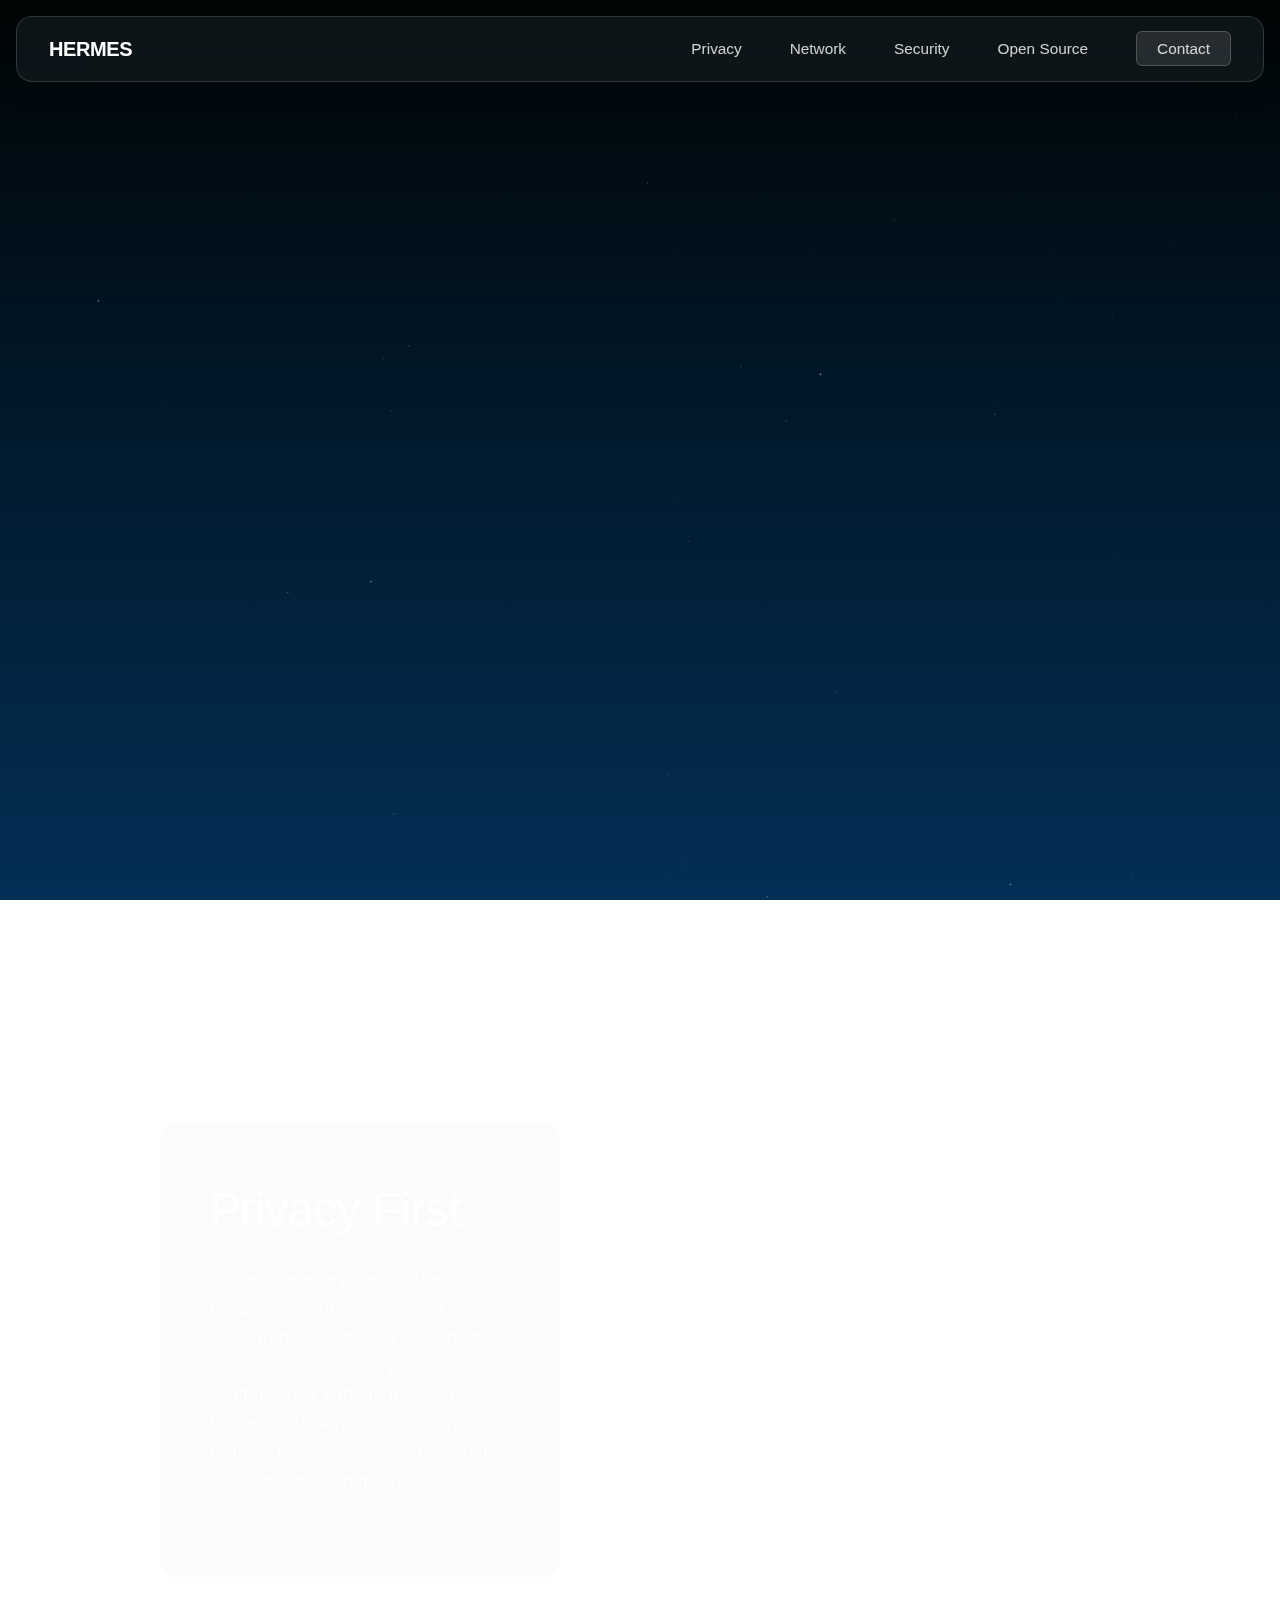
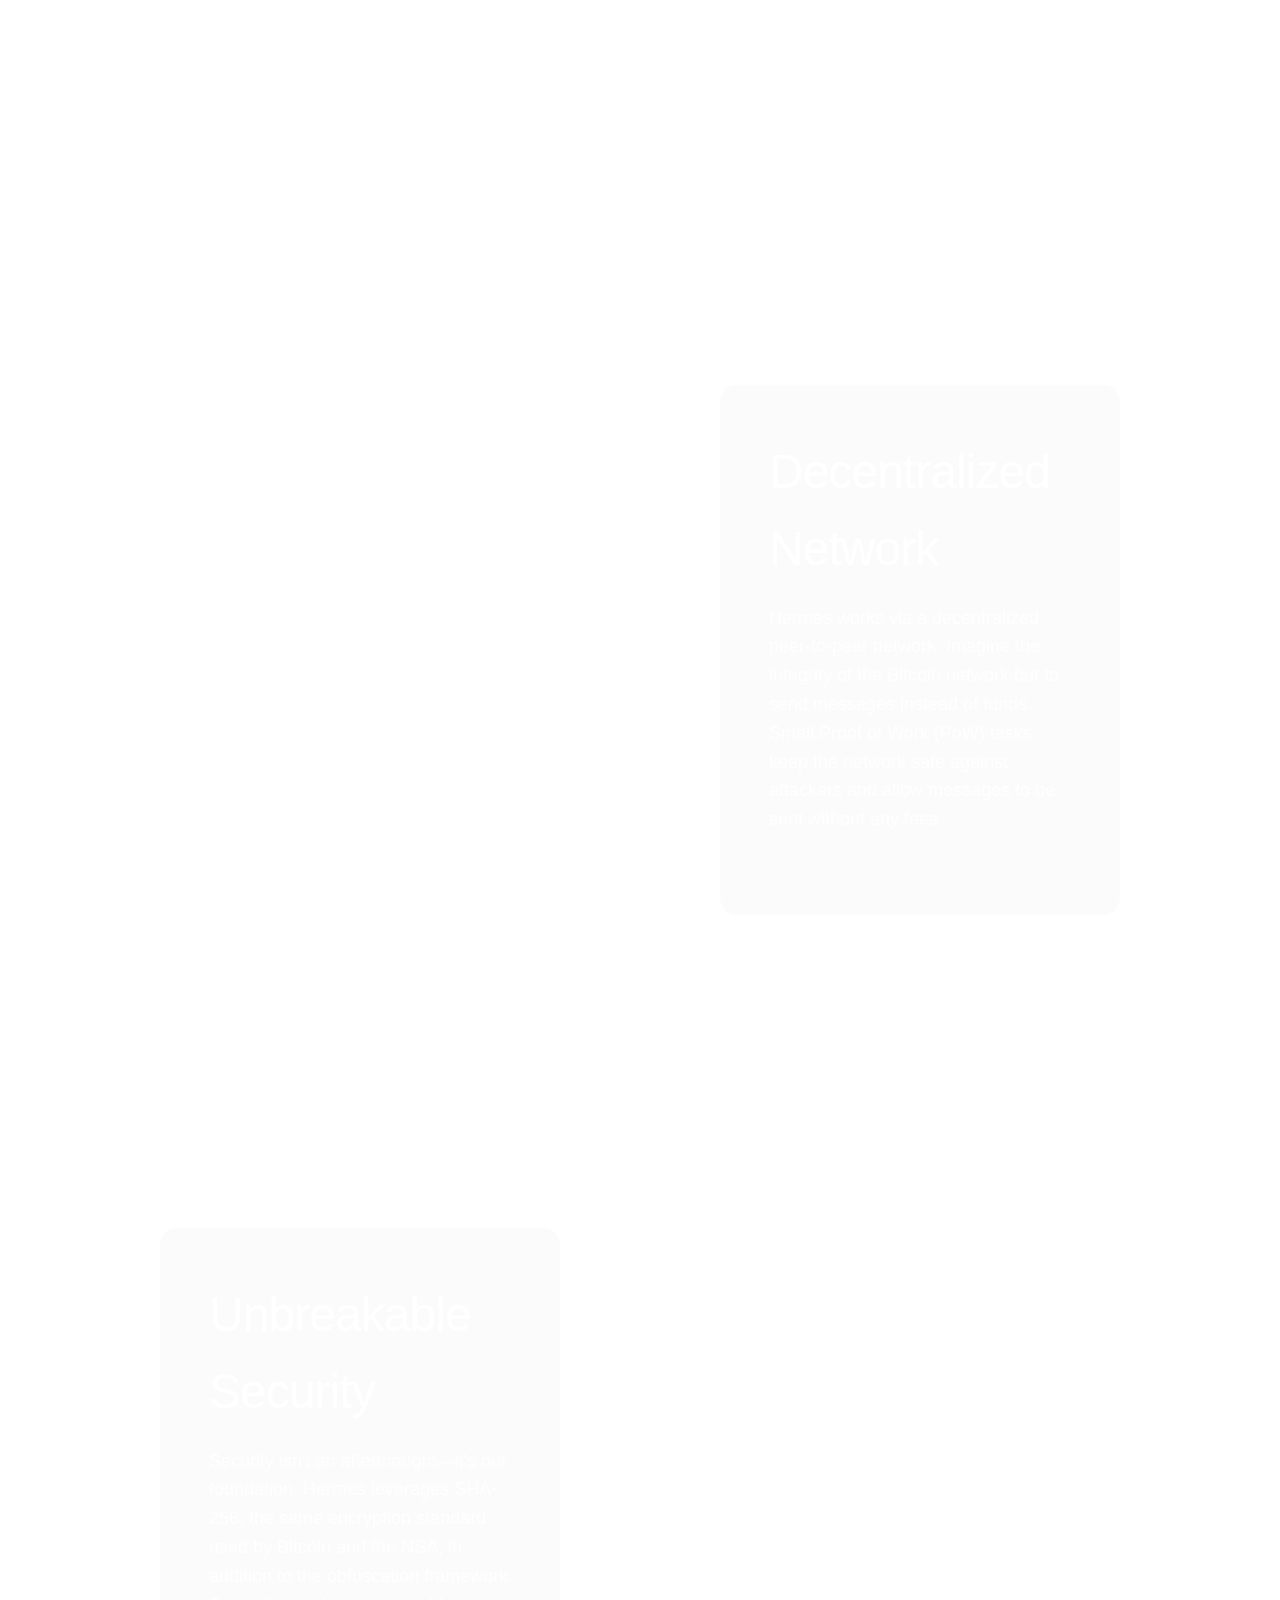
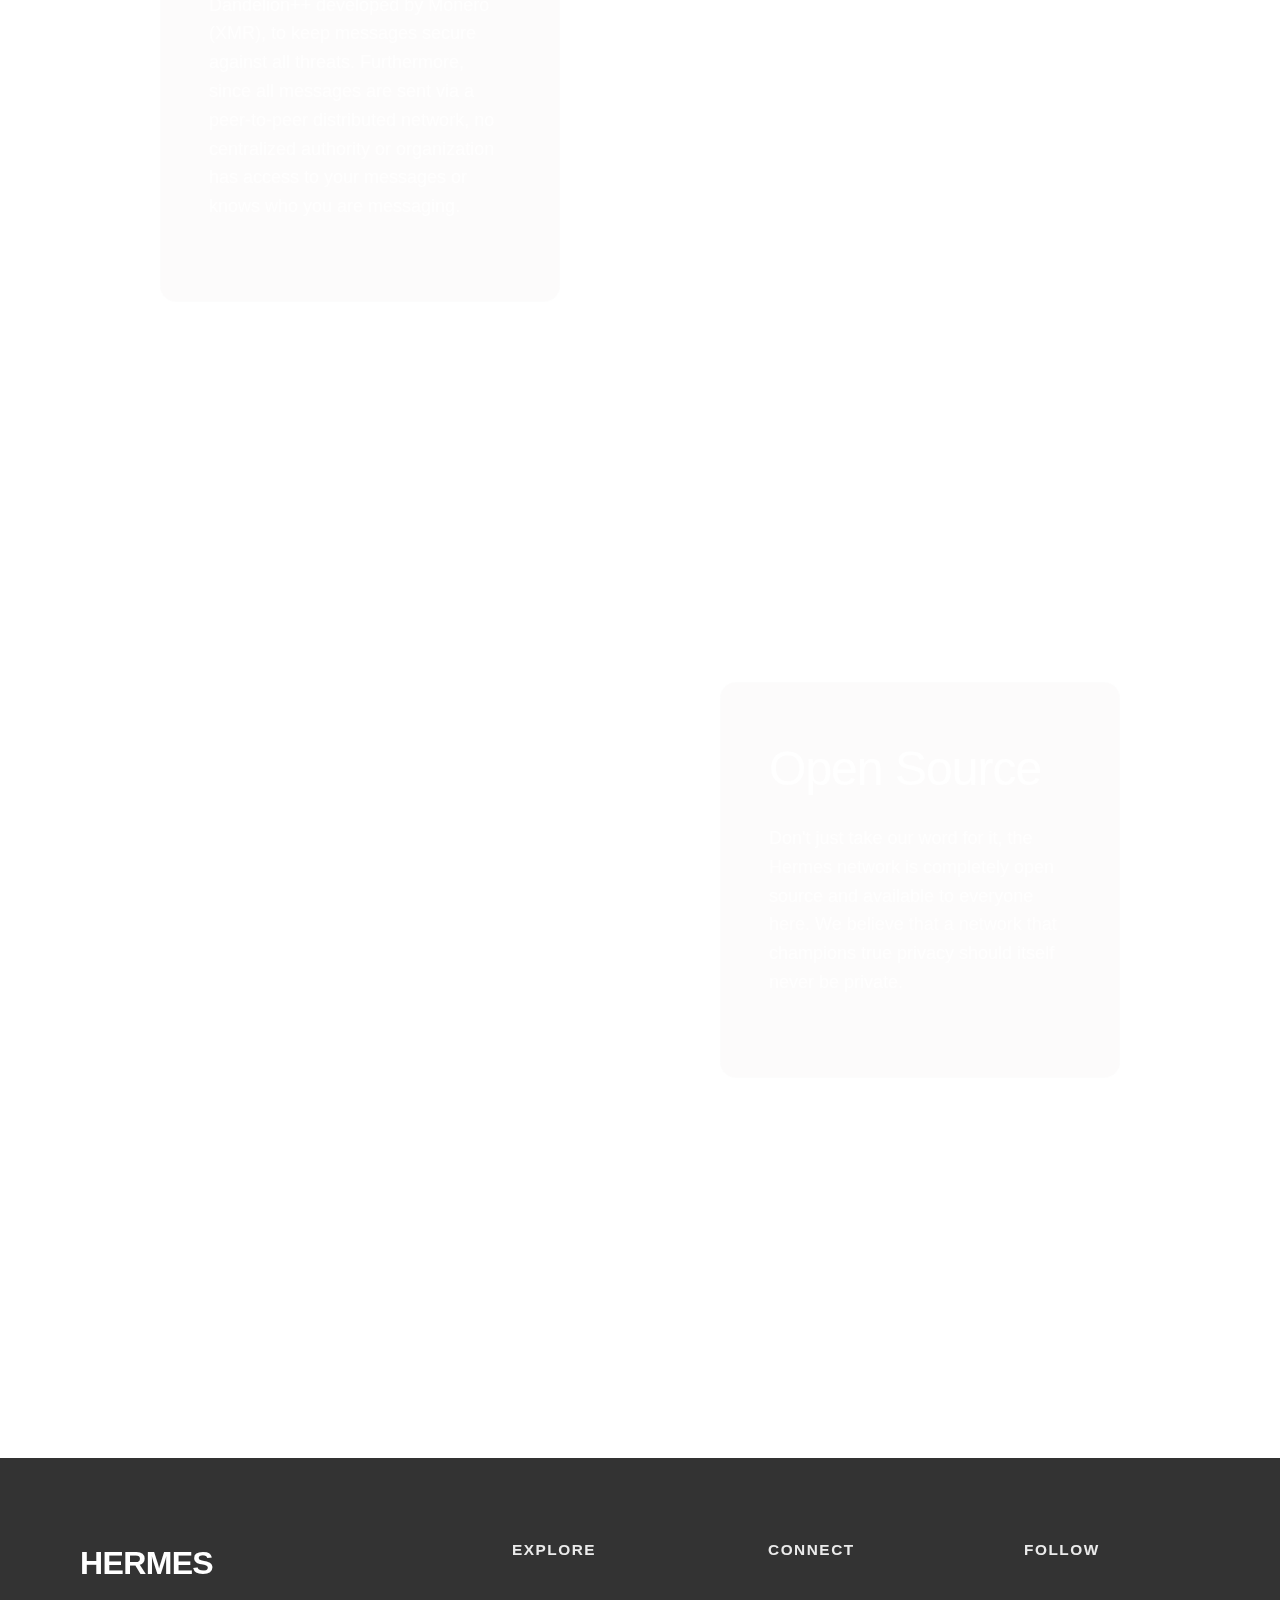
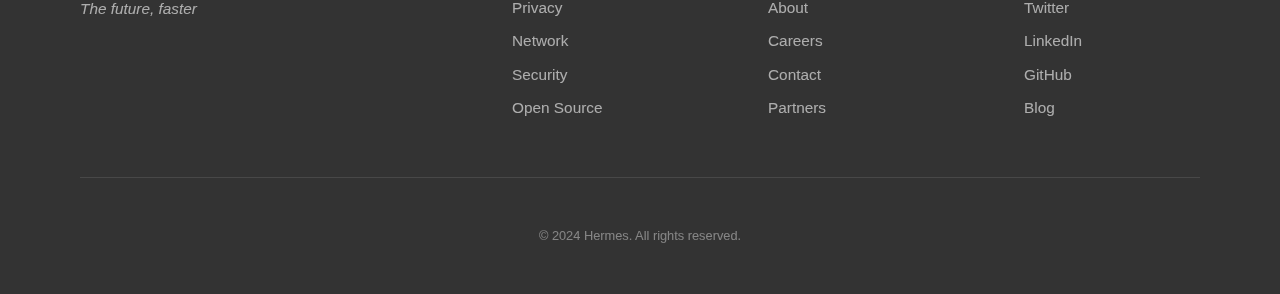
<file: index.html>
<!DOCTYPE html>
<html lang="en">
<head>
    <meta charset="UTF-8">
    <meta name="viewport" content="width=device-width, initial-scale=1.0">
    <title>Hermes</title>
    <link rel="stylesheet" href="styles.css">
</head>
<body>
    <!-- Canvas for particle animation -->
    <canvas id="particle-canvas"></canvas>

    <!-- Navigation -->
    <nav class="navbar">
        <div class="nav-container">
            <div class="logo">
                <a href="#hero" class="logo-link">
                    <span class="logo-text">HERMES</span>
                </a>
            </div>
            <ul class="nav-menu">
                <li><a href="#section1">Privacy</a></li>
                <li><a href="#section2">Network</a></li>
                <li><a href="#section3">Security</a></li>
                <li><a href="#section4">Open Source</a></li>
                <li><a href="#footer" class="nav-cta">Contact</a></li>
            </ul>
            <div class="hamburger">
                <span></span>
                <span></span>
                <span></span>
            </div>
        </div>
    </nav>

    <!-- Hero Section with main headline -->
    <section id="hero" class="hero">
        <div class="hero-content">
            <div class="beta-alert">
                <span class="beta-badge">Beta coming soon</span>
            </div>
            <h1 class="hero-title">The future of<br>messaging</h1>
            <p class="hero-subtitle">Decentralized, encrypted messaging for true privacy</p>
        </div>
    </section>

    <!-- Section 1: Globe - Privacy -->
    <section id="section1" class="content-section">
        <div class="section-content">
            <h2 class="section-title">Privacy First</h2>
            <p class="section-text">We believe everyone has the right to privacy. At Hermes, privacy is not measured on a scale, it is absolute. Your messages never pass through a central server and are never able to be viewed by anyone, not even the Hermes team. We ensure that your messages stay your own.</p>
        </div>
    </section>

    <!-- Section 2: Box - Network -->
    <section id="section2" class="content-section section-right">
        <div class="section-content">
            <h2 class="section-title">Decentralized Network</h2>
            <p class="section-text">Hermes works via a decentralized, peer-to-peer network. Imagine the integrity of the Bitcoin network but to send messages instead of funds. Small Proof of Work (PoW) tasks keep the network safe against attackers and allow messages to be sent without any fees.</p>
        </div>
    </section>

    <!-- Section 3: Torus - Security -->
    <section id="section3" class="content-section">
        <div class="section-content">
            <h2 class="section-title">Unbreakable Security</h2>
            <p class="section-text">Security isn't an afterthought—it's our foundation. Hermes leverages SHA-256, the same encryption standard used by Bitcoin and the NSA, in addition to the obfuscation framework Dandelion++ developed by Monero (XMR), to keep messages secure against all threats. Furthermore, since all messages are sent via a peer-to-peer distributed network, no centralized authority or organization has access to your messages or knows who you are messaging.</p>
        </div>
    </section>

    <!-- Section 4: Pyramid - Open Source -->
    <section id="section4" class="content-section section-right">
        <div class="section-content">
            <h2 class="section-title">Open Source</h2>
            <p class="section-text">Don't just take our word for it, the Hermes network is completely open source and available to everyone here. We believe that a network that champions true privacy should itself never be private.</p>
        </div>
    </section>

    <!-- Section 5: Cylinder - Join Us -->
    <!-- <section id="section5" class="content-section">
        <div class="section-content">
            <h2 class="section-title">Join the Revolution</h2>
            <p class="section-text">Be part of the movement for digital freedom. Join thousands who have already chosen privacy over surveillance, ownership over control, and freedom over censorship. The future of messaging is here.</p>
        </div>
    </section> -->

    <!-- Footer -->
    <footer id="footer" class="footer">
        <div class="footer-content">
            <div class="footer-section">
                <h3 class="footer-title">HERMES</h3>
                <p class="footer-tagline">The future, faster</p>
            </div>
            <div class="footer-section">
                <h4>Explore</h4>
                <ul class="footer-links">
                    <li><a href="#section1">Privacy</a></li>
                    <li><a href="#section2">Network</a></li>
                    <li><a href="#section3">Security</a></li>
                    <li><a href="#section4">Open Source</a></li>
                </ul>
            </div>
            <div class="footer-section">
                <h4>Connect</h4>
                <ul class="footer-links">
                    <li><a href="#">About</a></li>
                    <li><a href="#">Careers</a></li>
                    <li><a href="#">Contact</a></li>
                    <li><a href="#">Partners</a></li>
                </ul>
            </div>
            <div class="footer-section">
                <h4>Follow</h4>
                <ul class="footer-links">
                    <li><a href="#">Twitter</a></li>
                    <li><a href="#">LinkedIn</a></li>
                    <li><a href="#">GitHub</a></li>
                    <li><a href="#">Blog</a></li>
                </ul>
            </div>
        </div>
        <div class="footer-bottom">
            <p>&copy; 2024 Hermes. All rights reserved.</p>
        </div>
    </footer>

    <script src="particles.js"></script>
    <script src="main.js"></script>
</body>
</html>
</file>
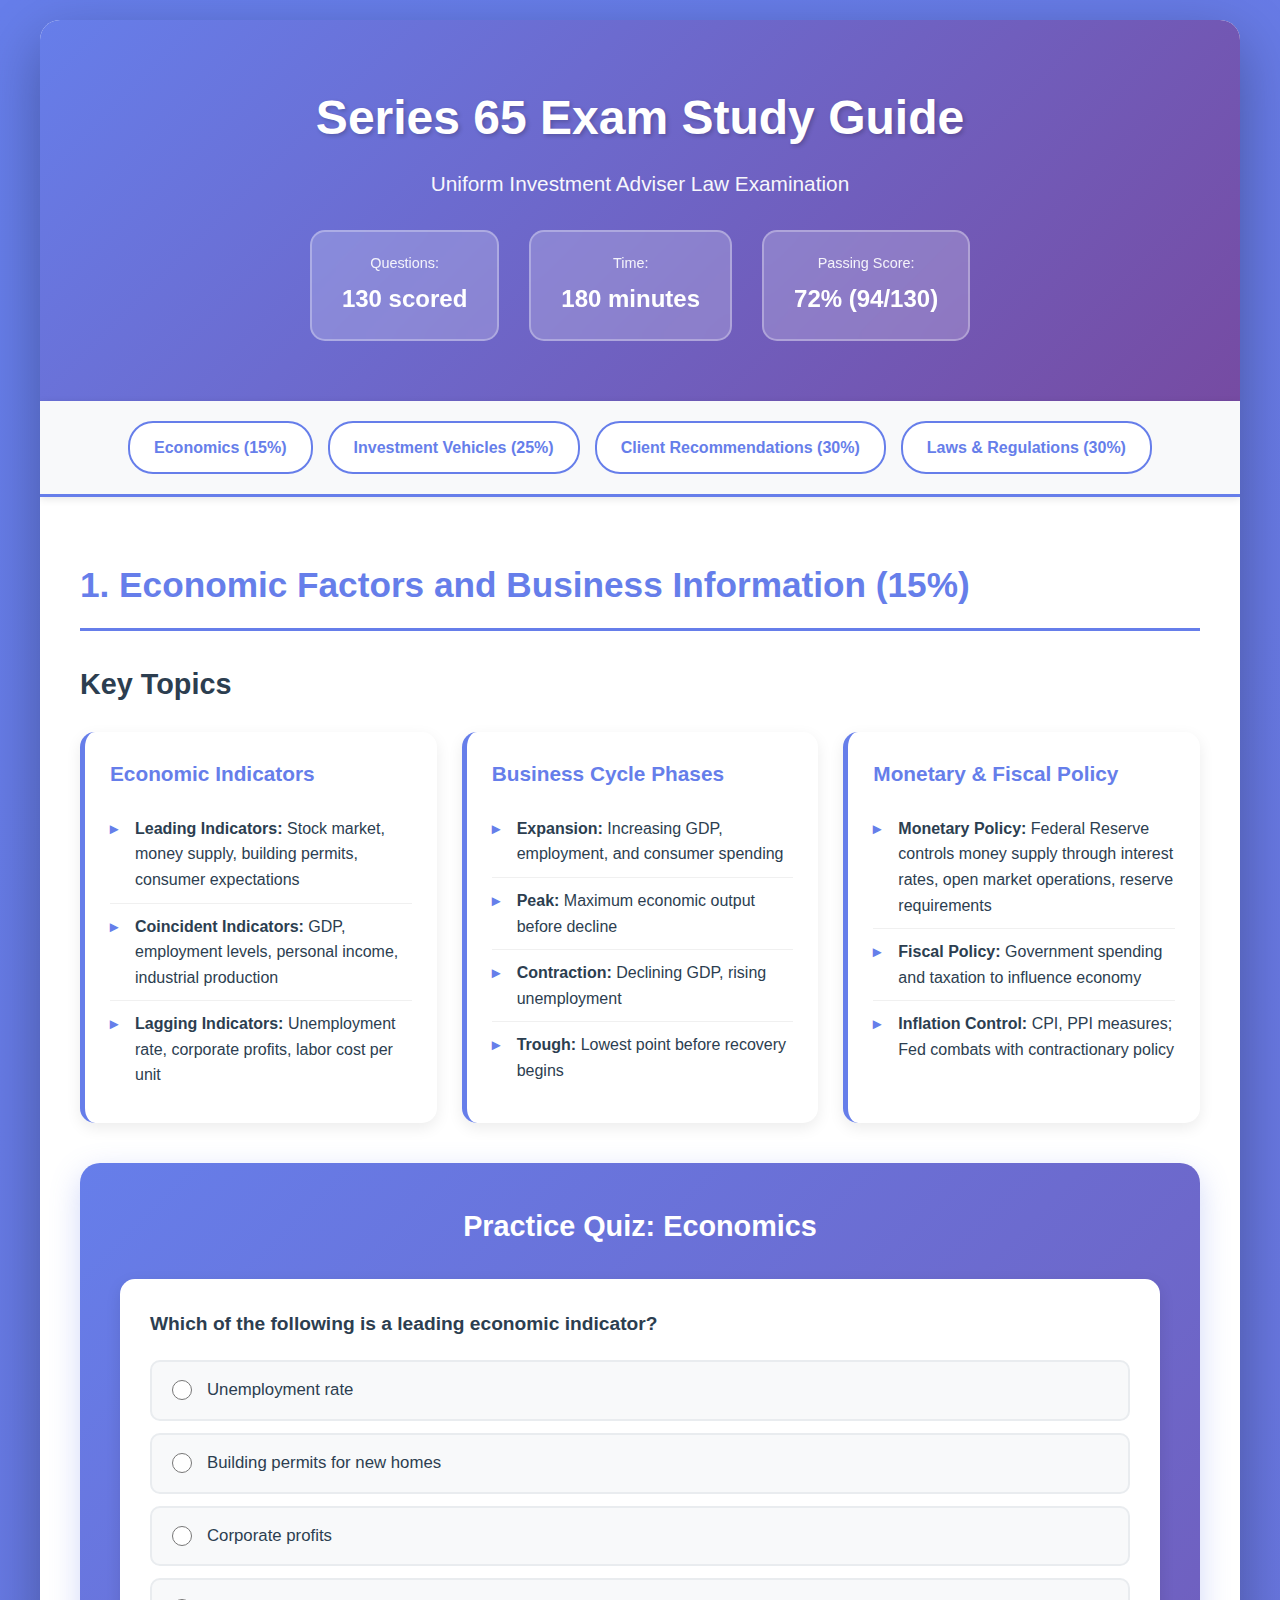
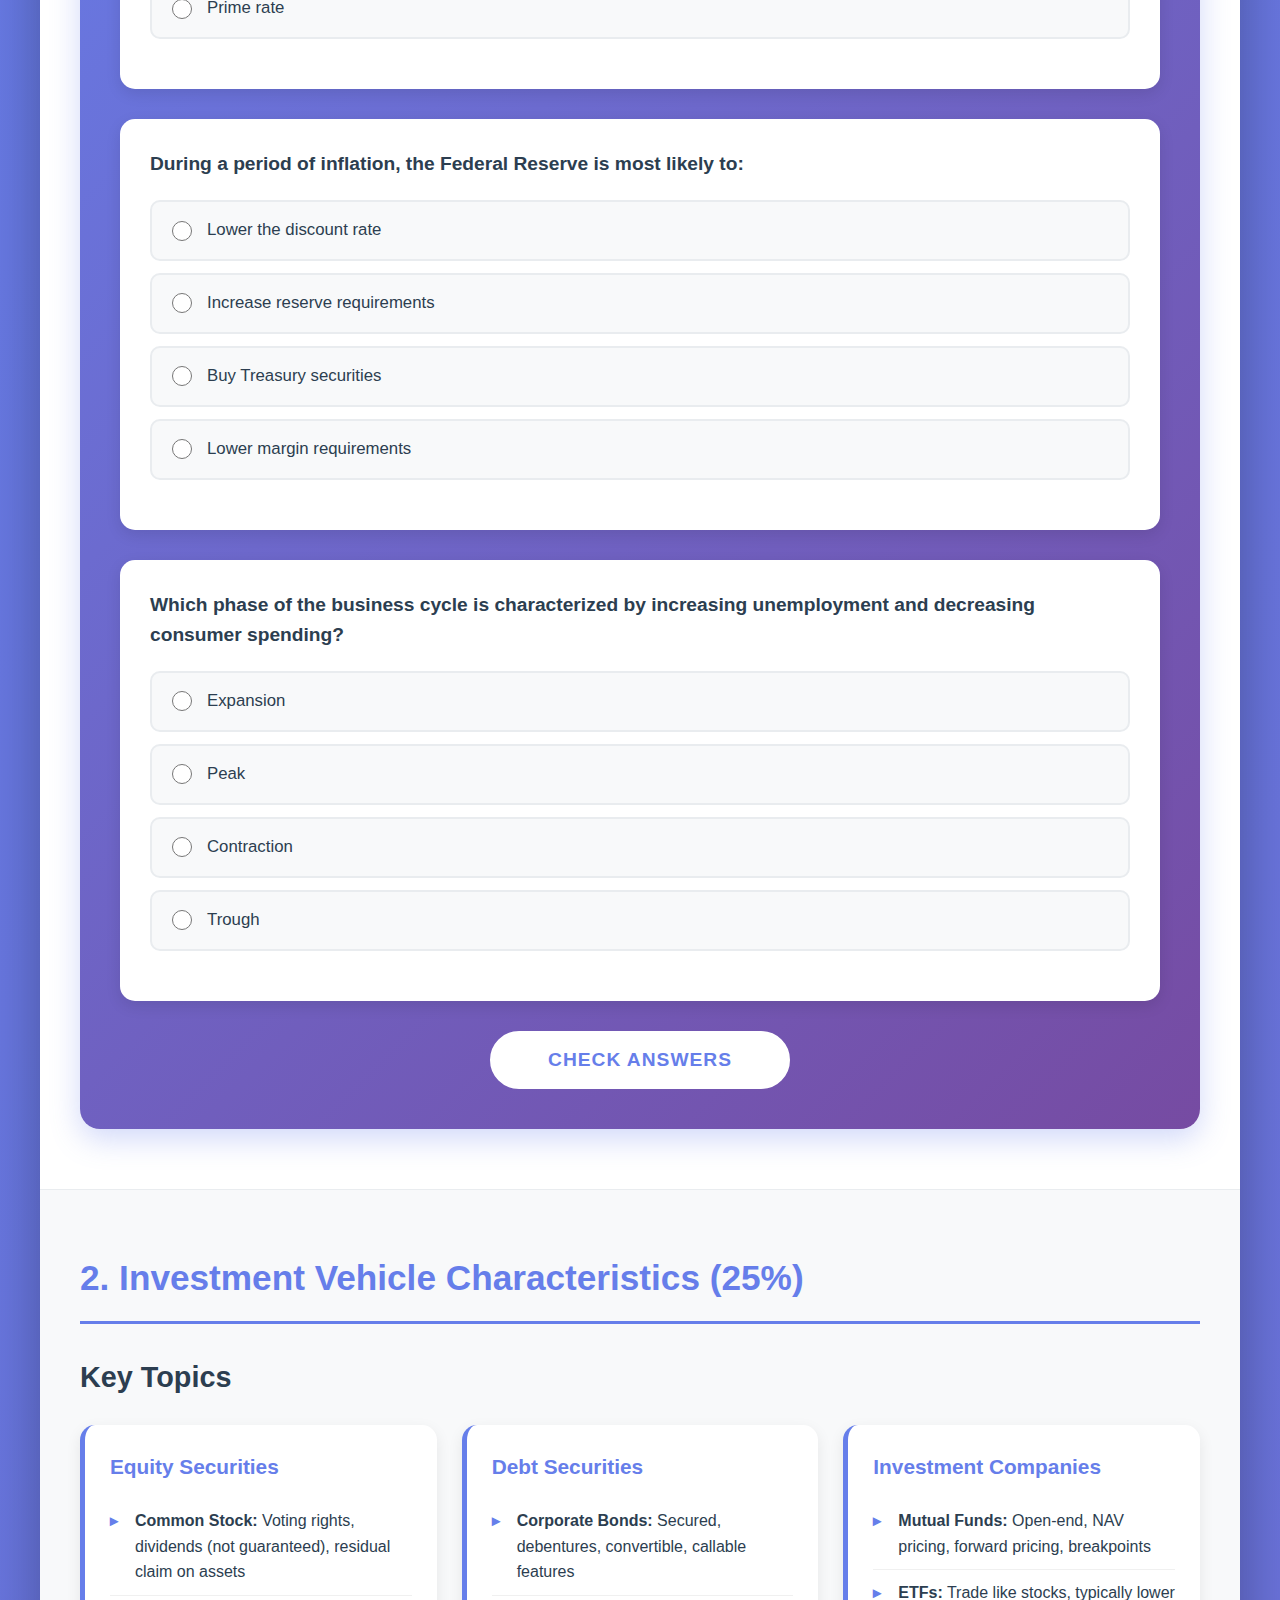
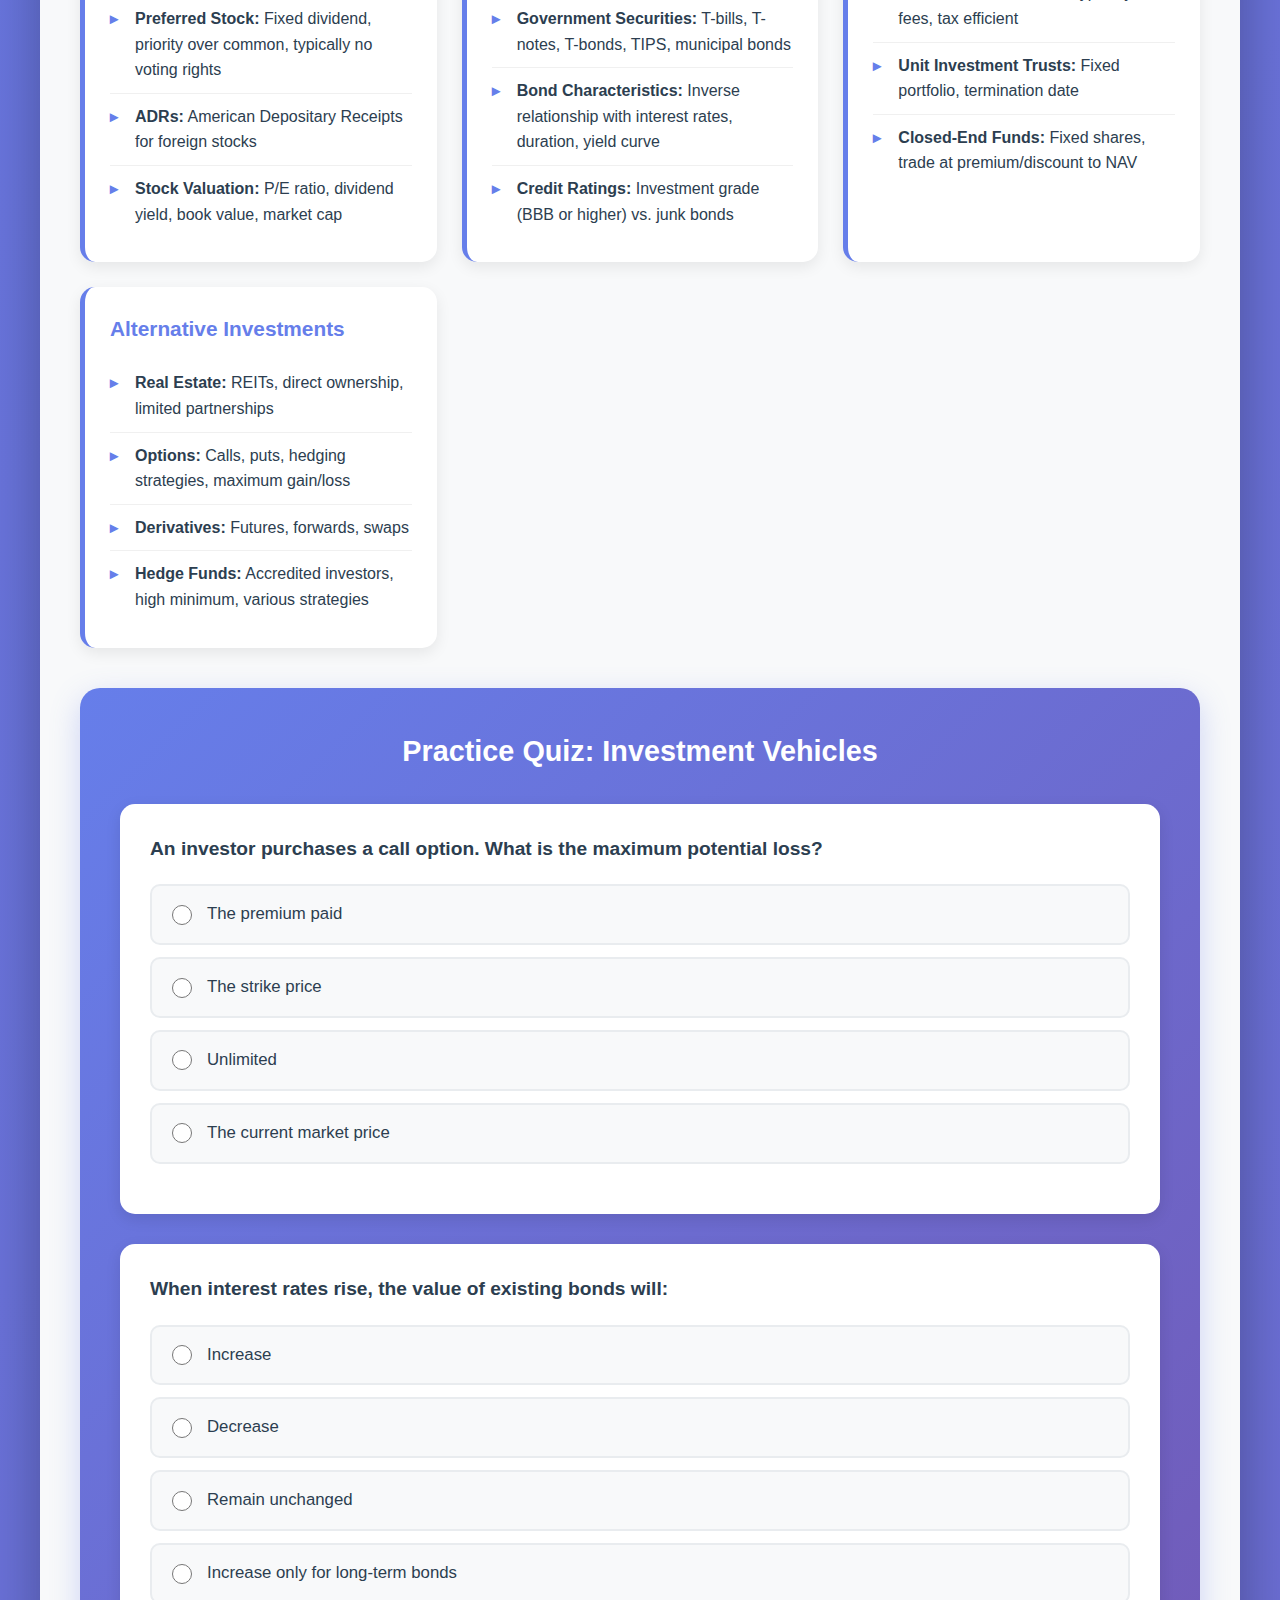
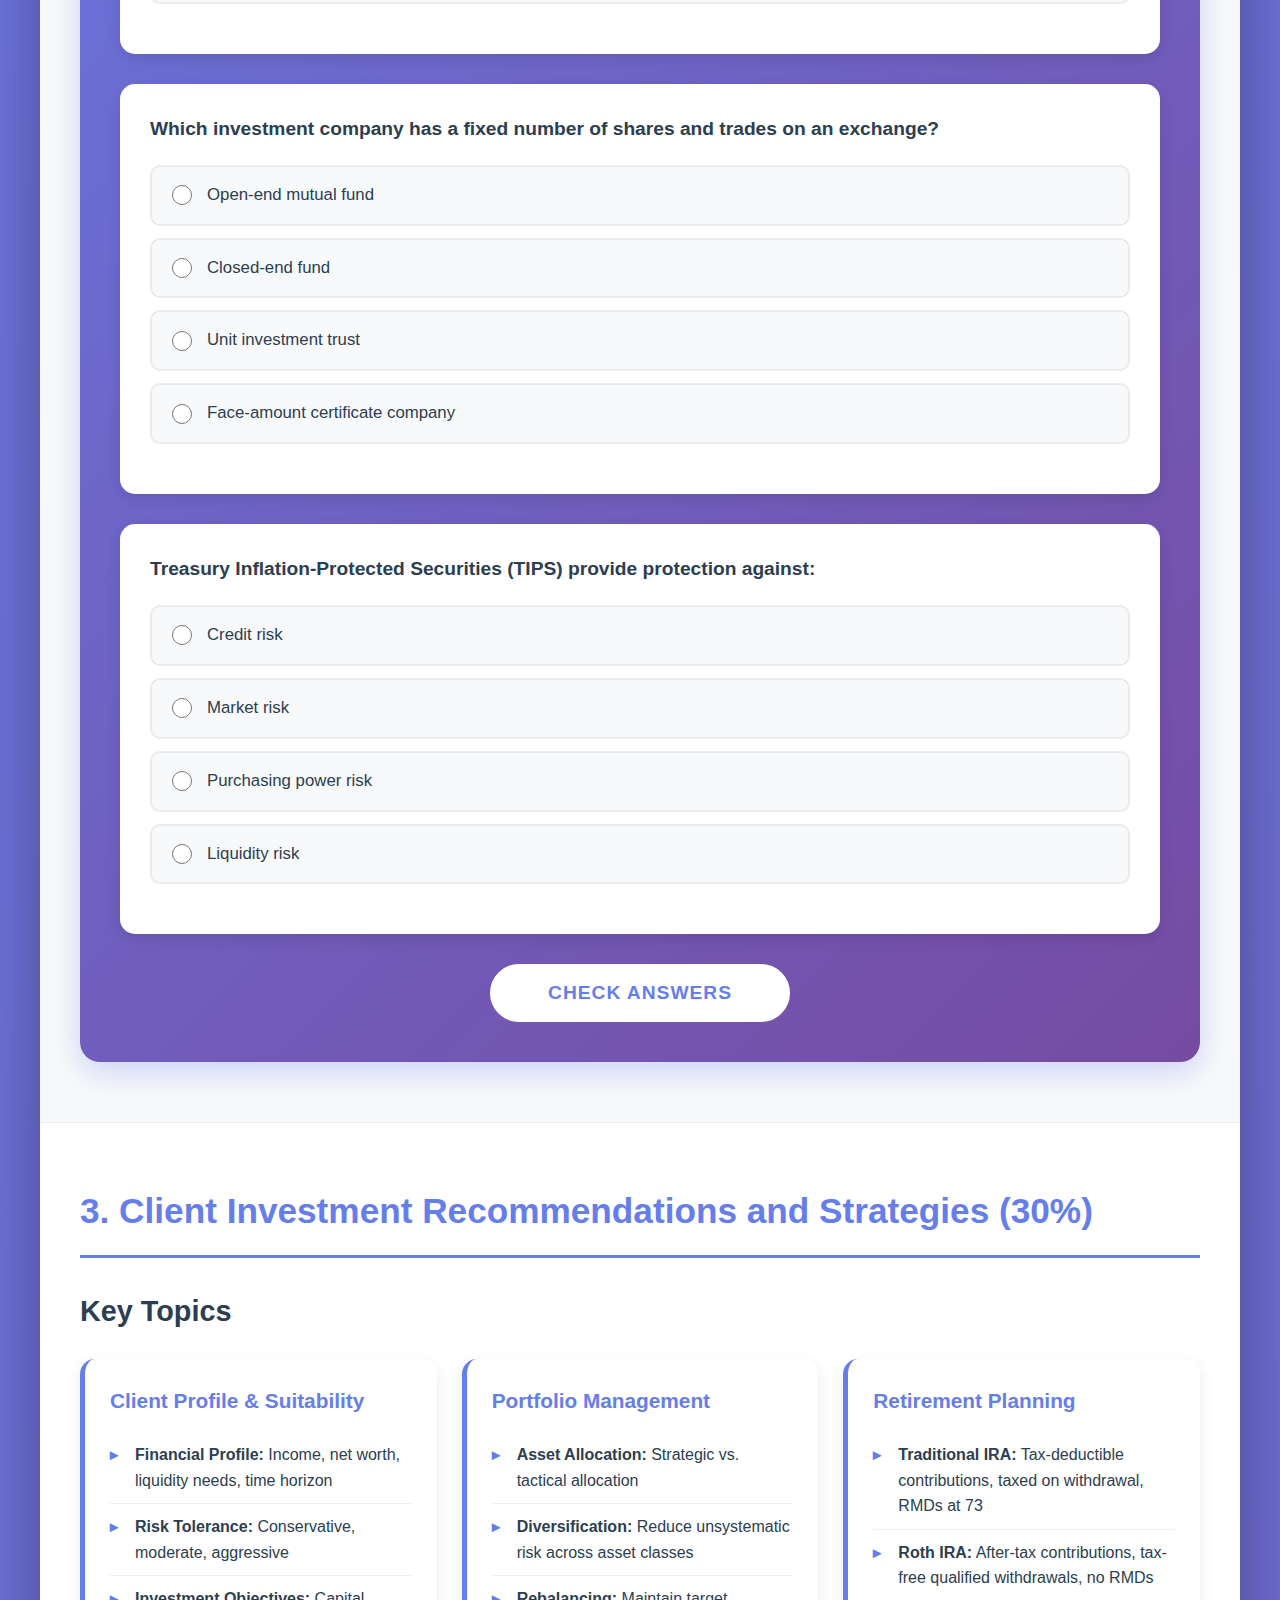
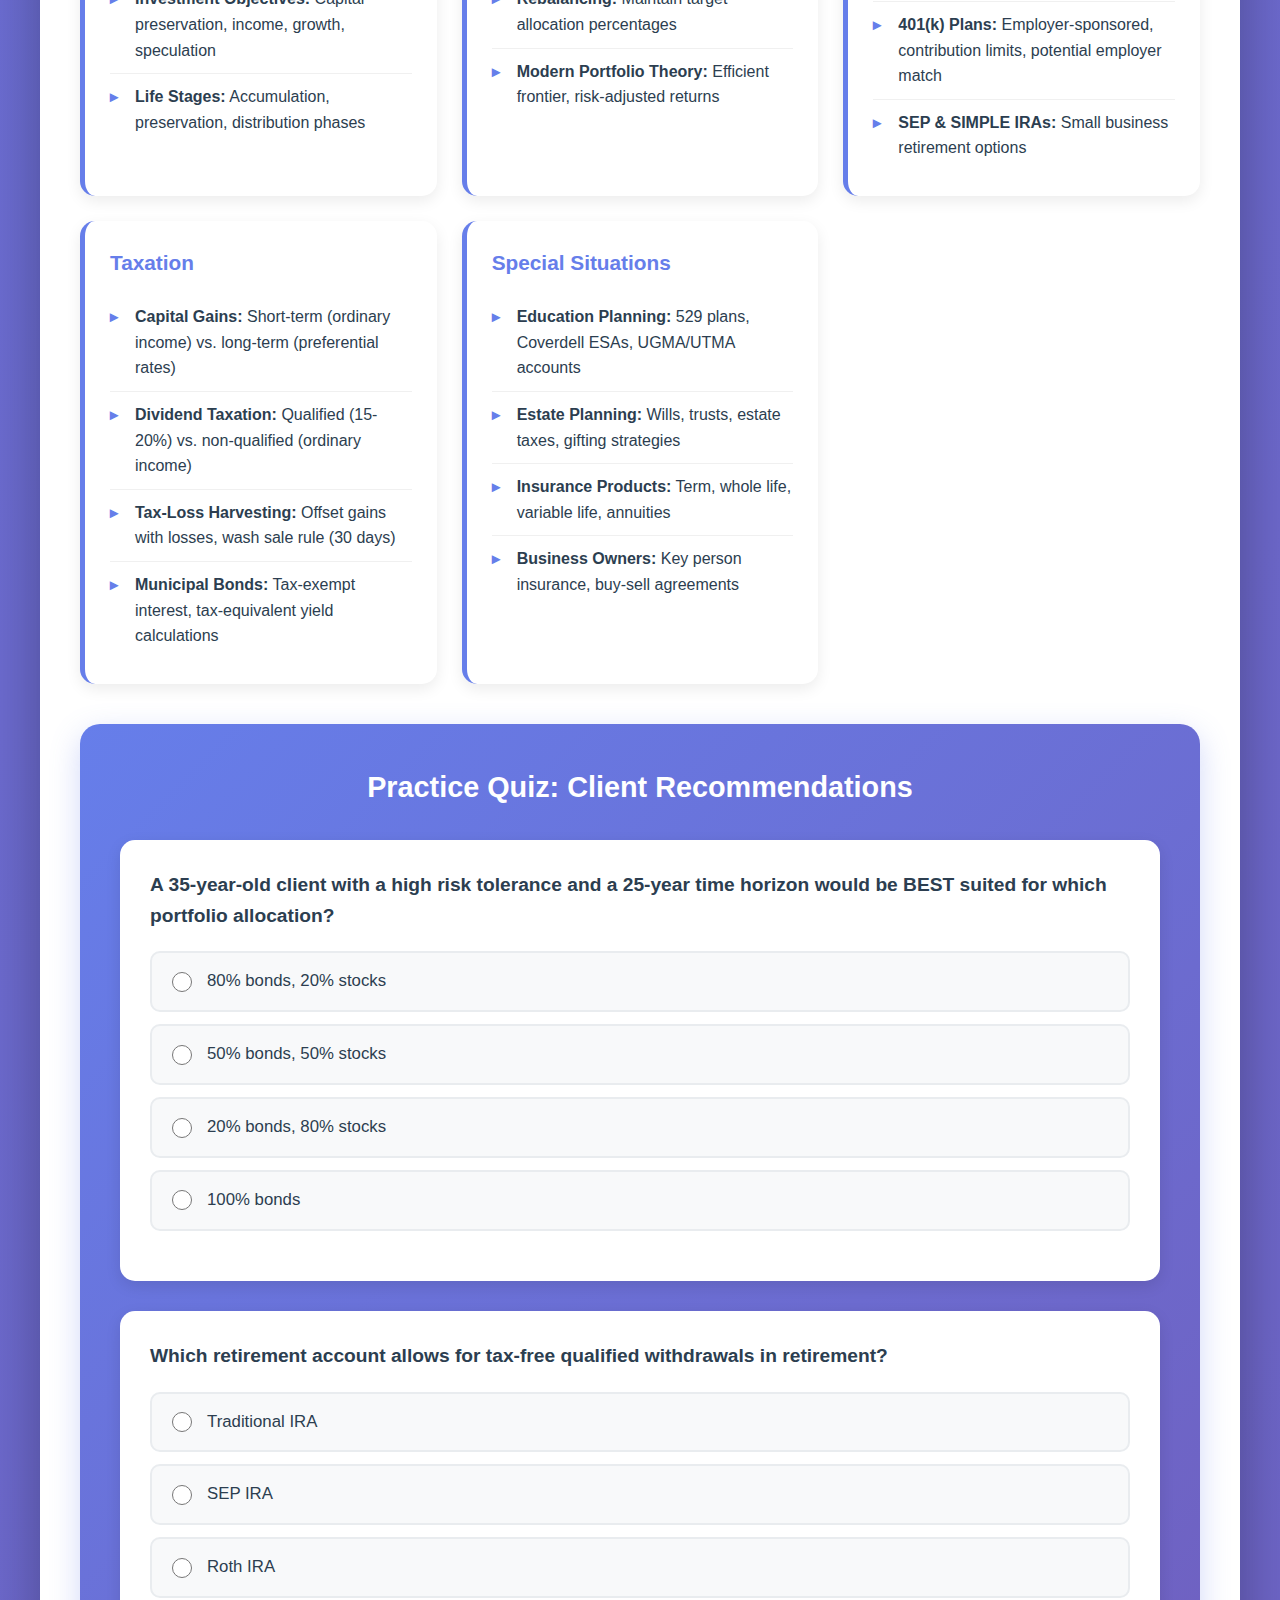
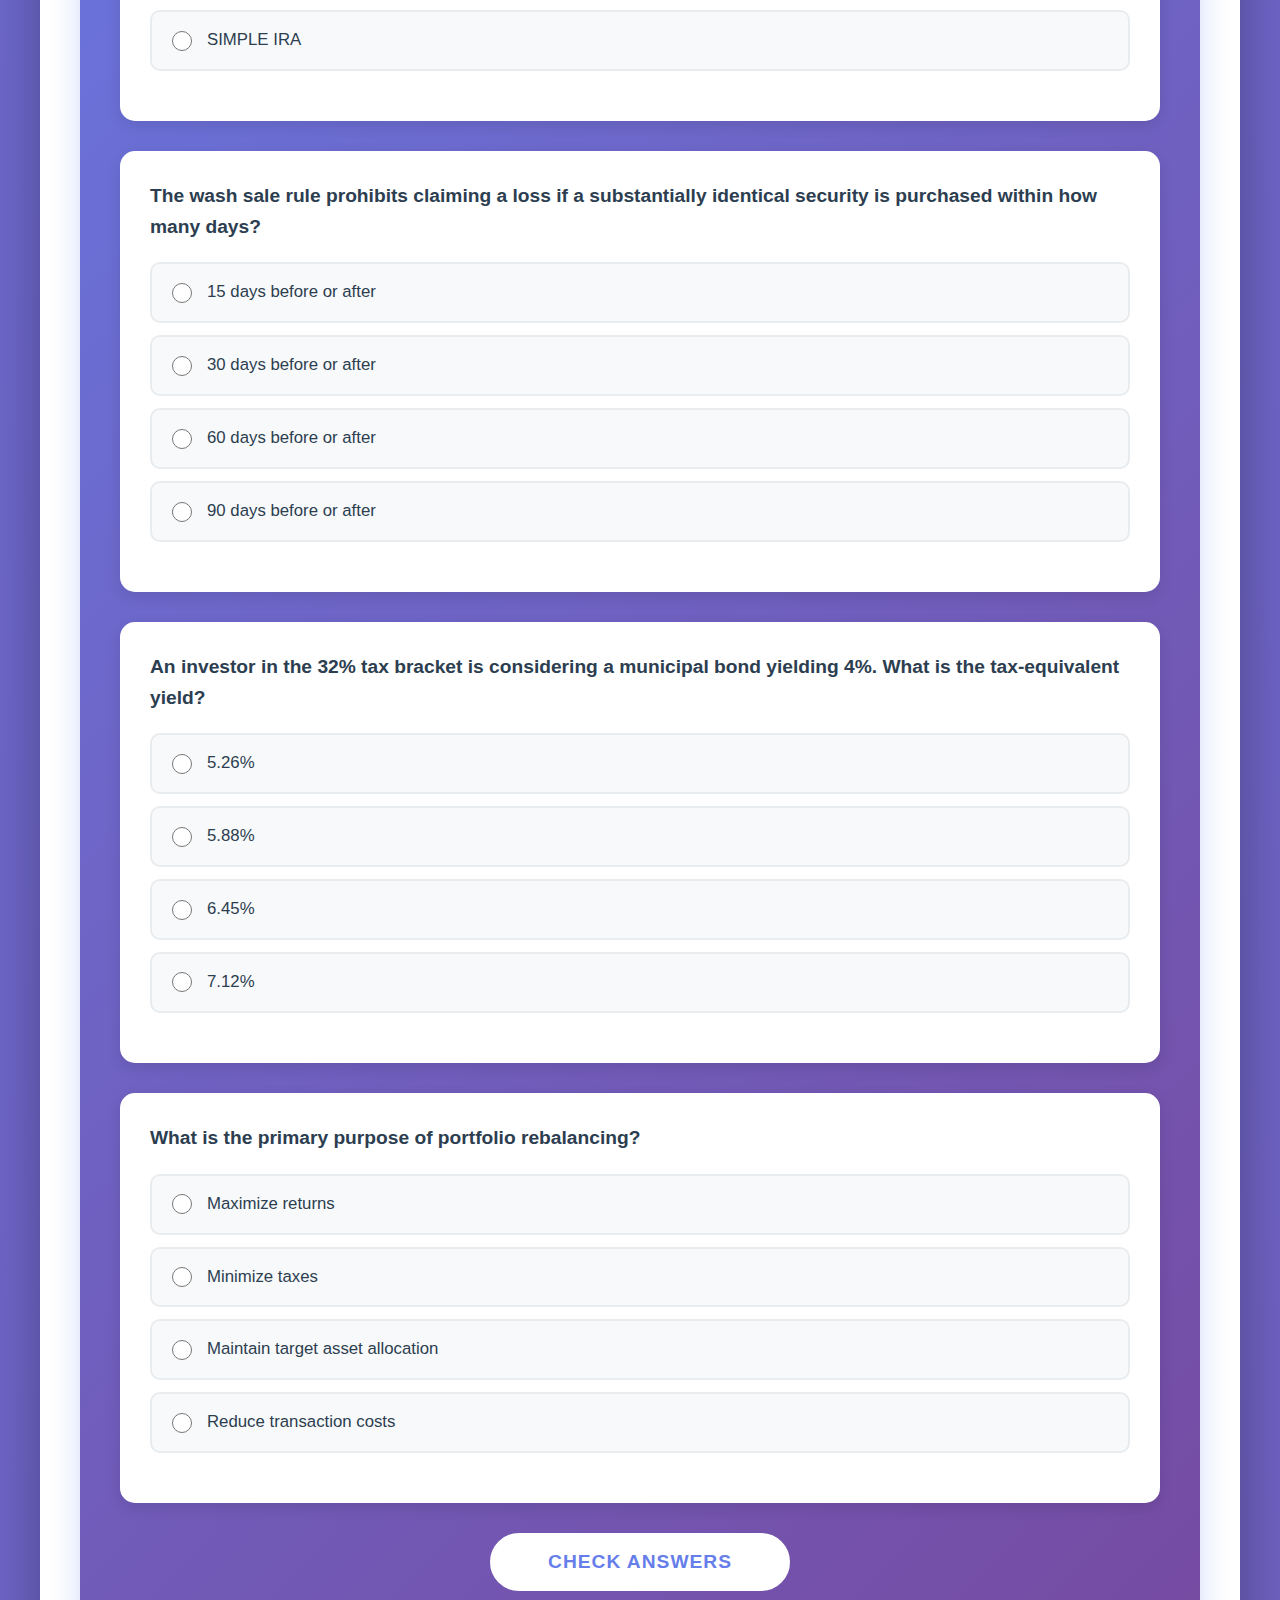
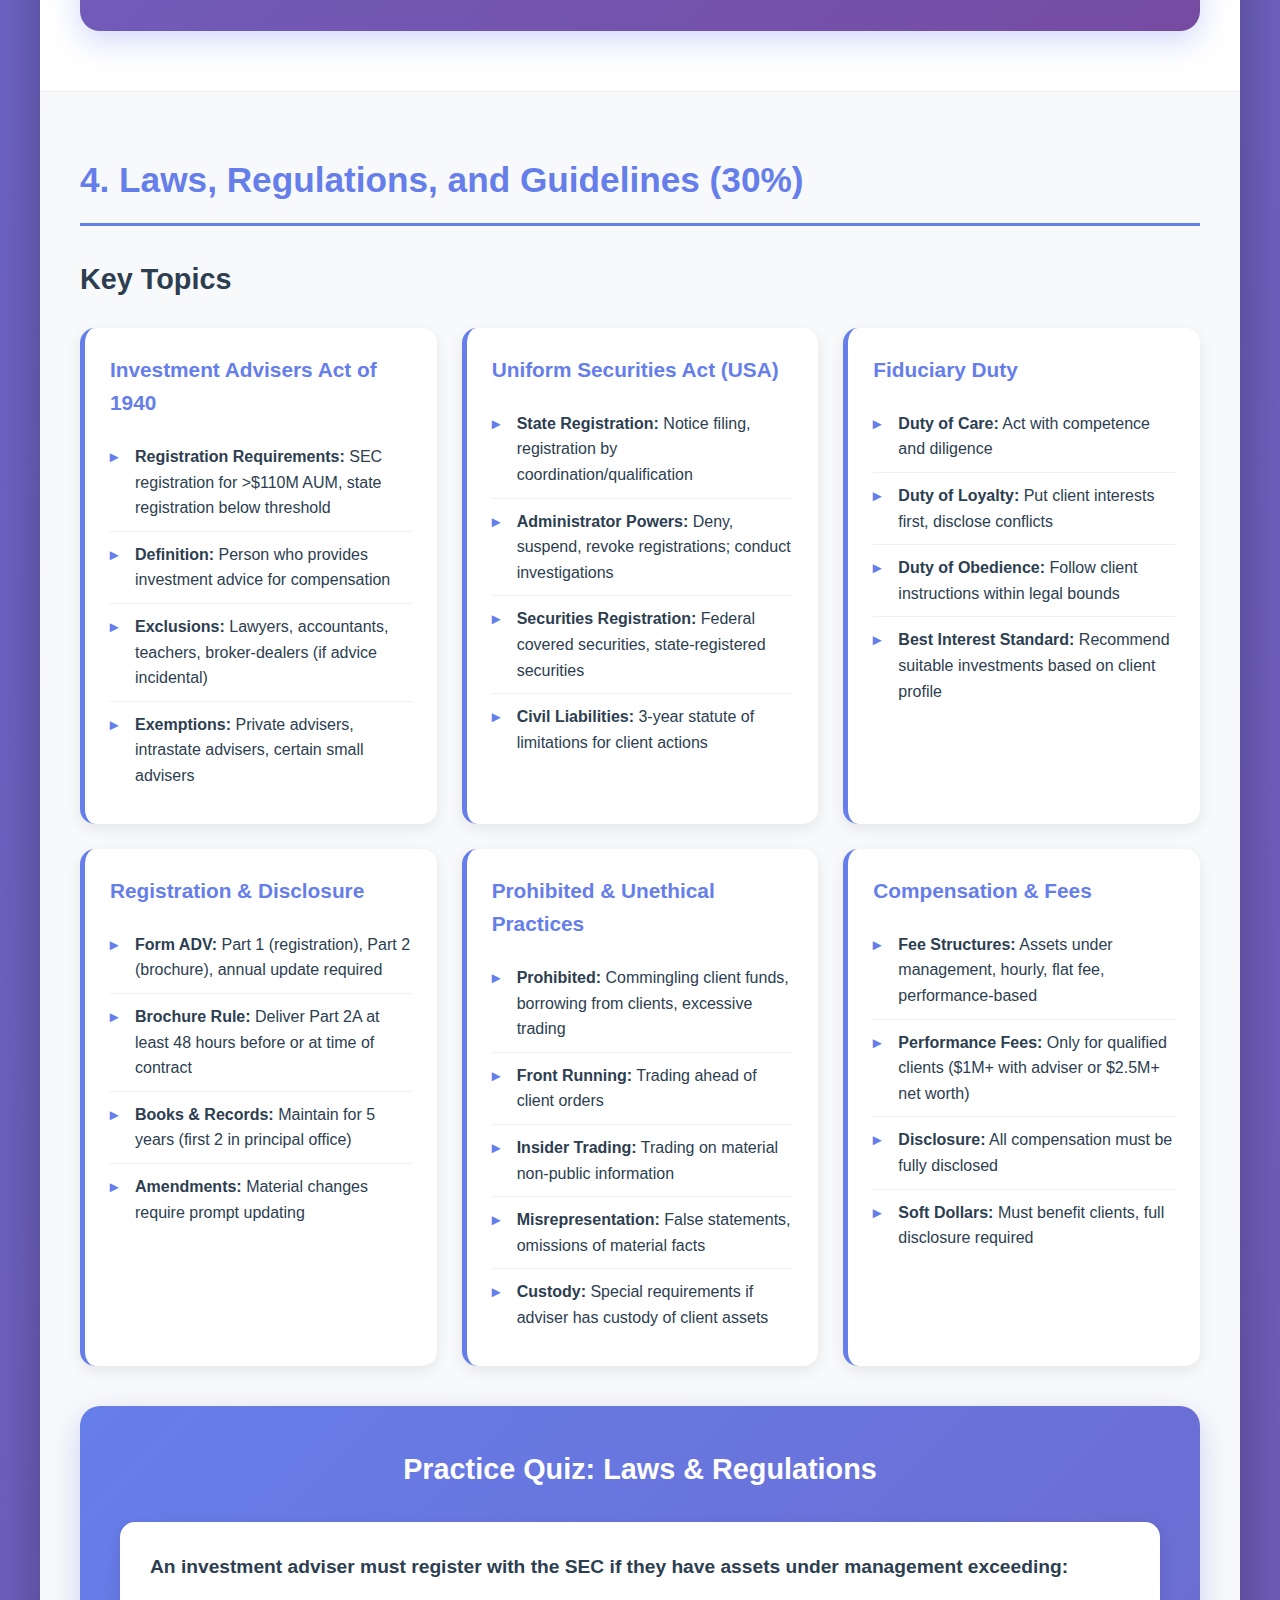
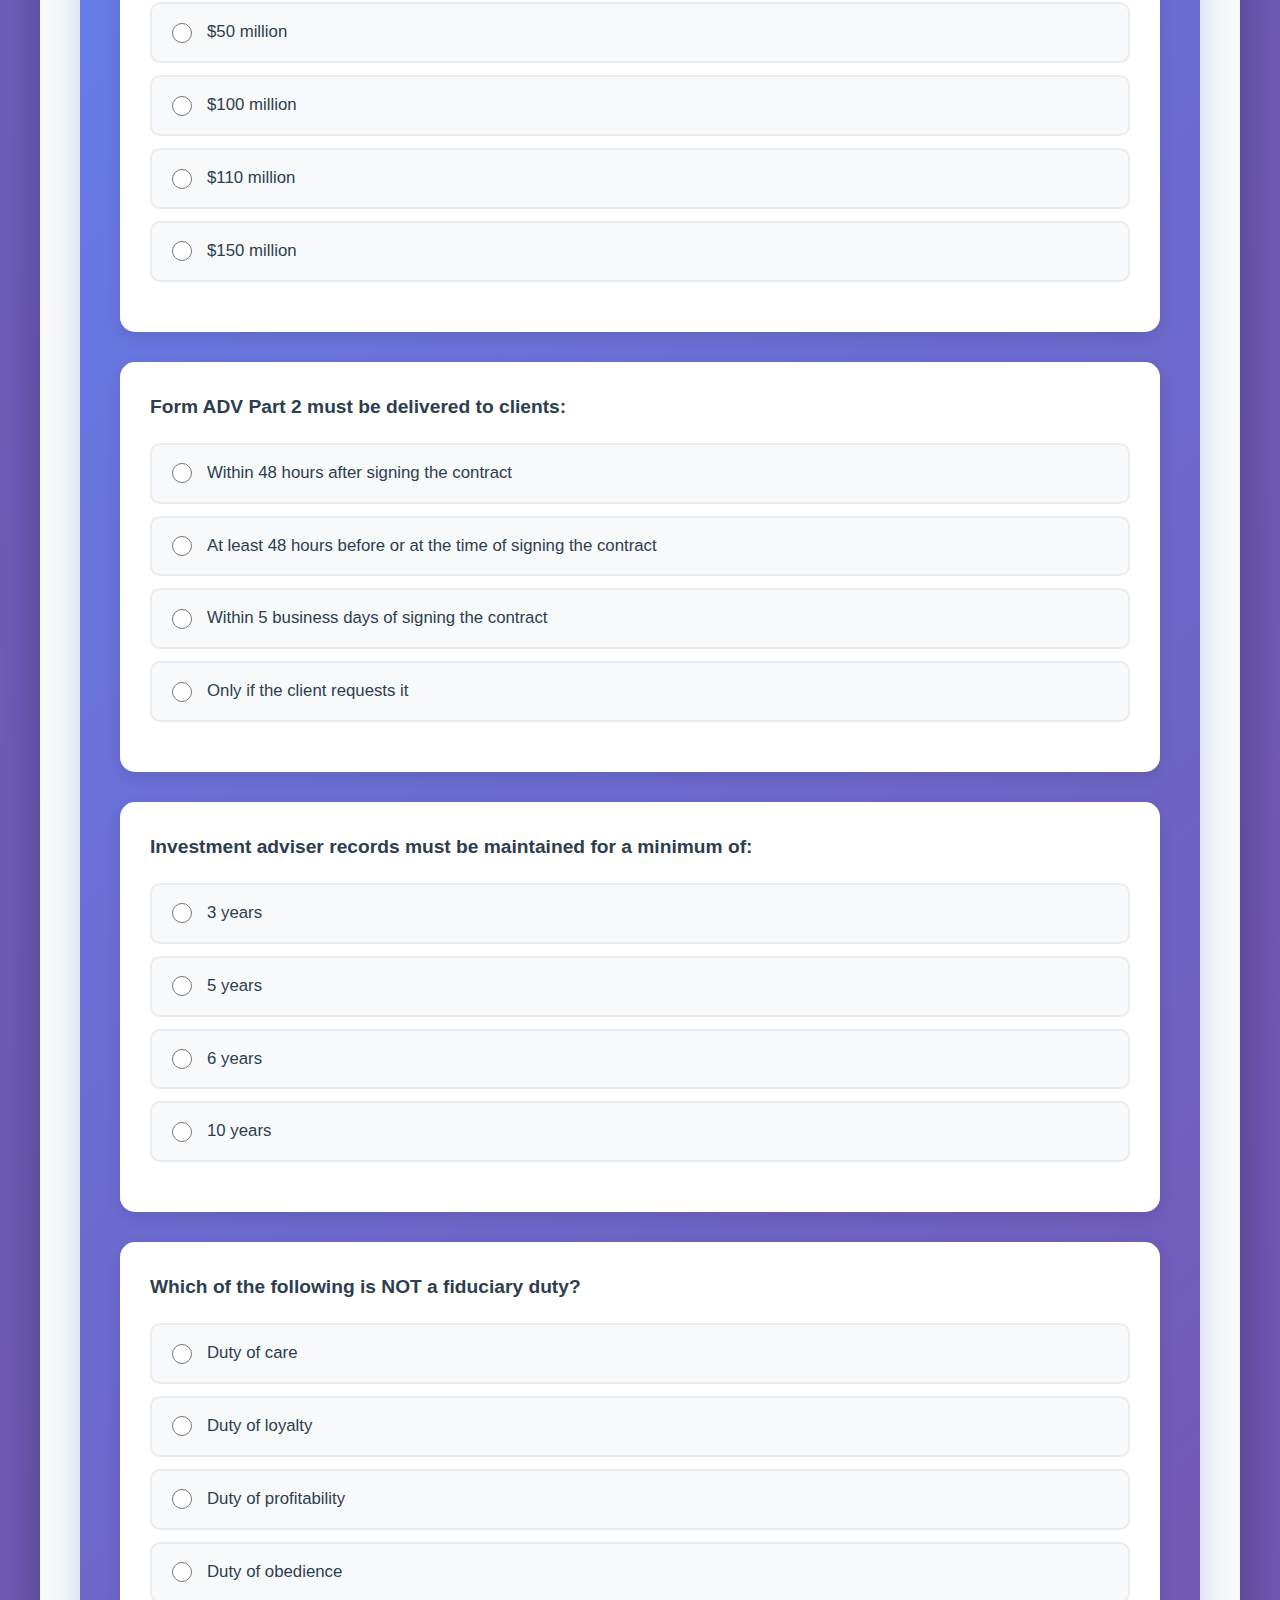
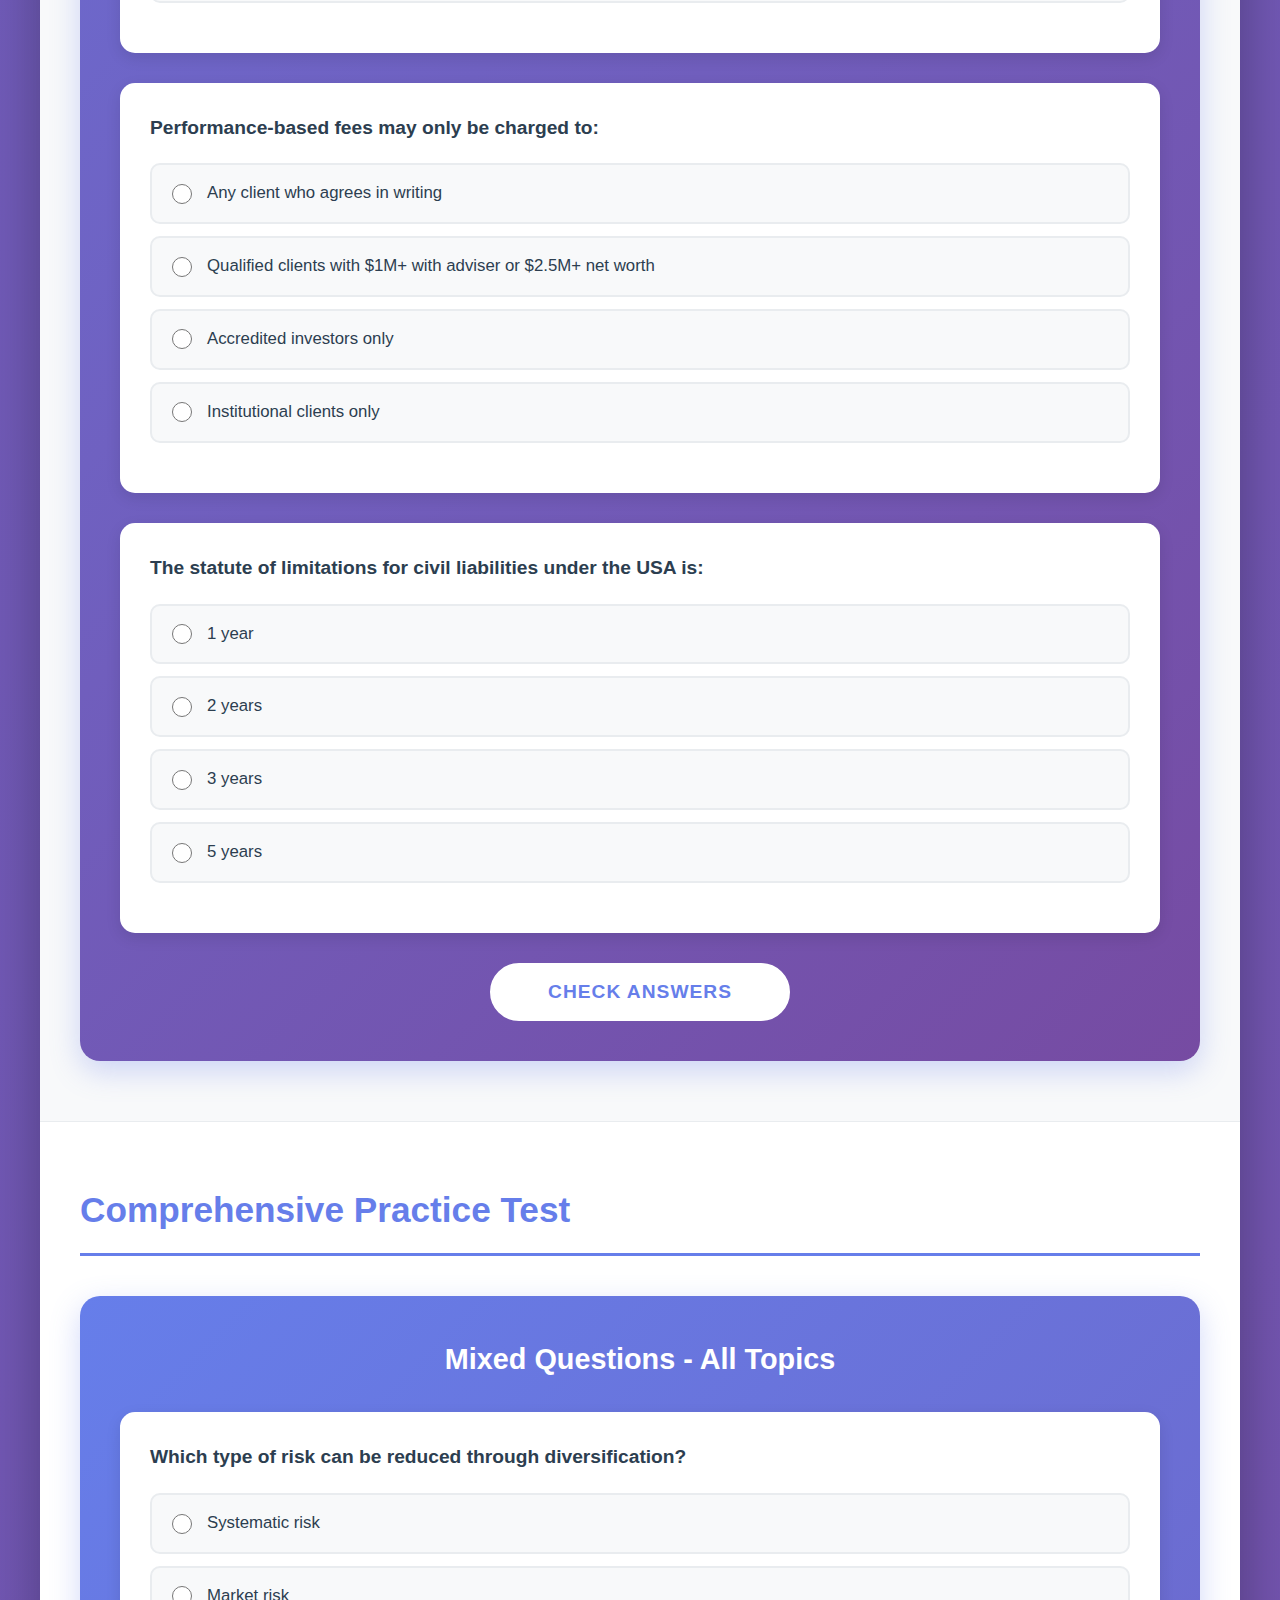
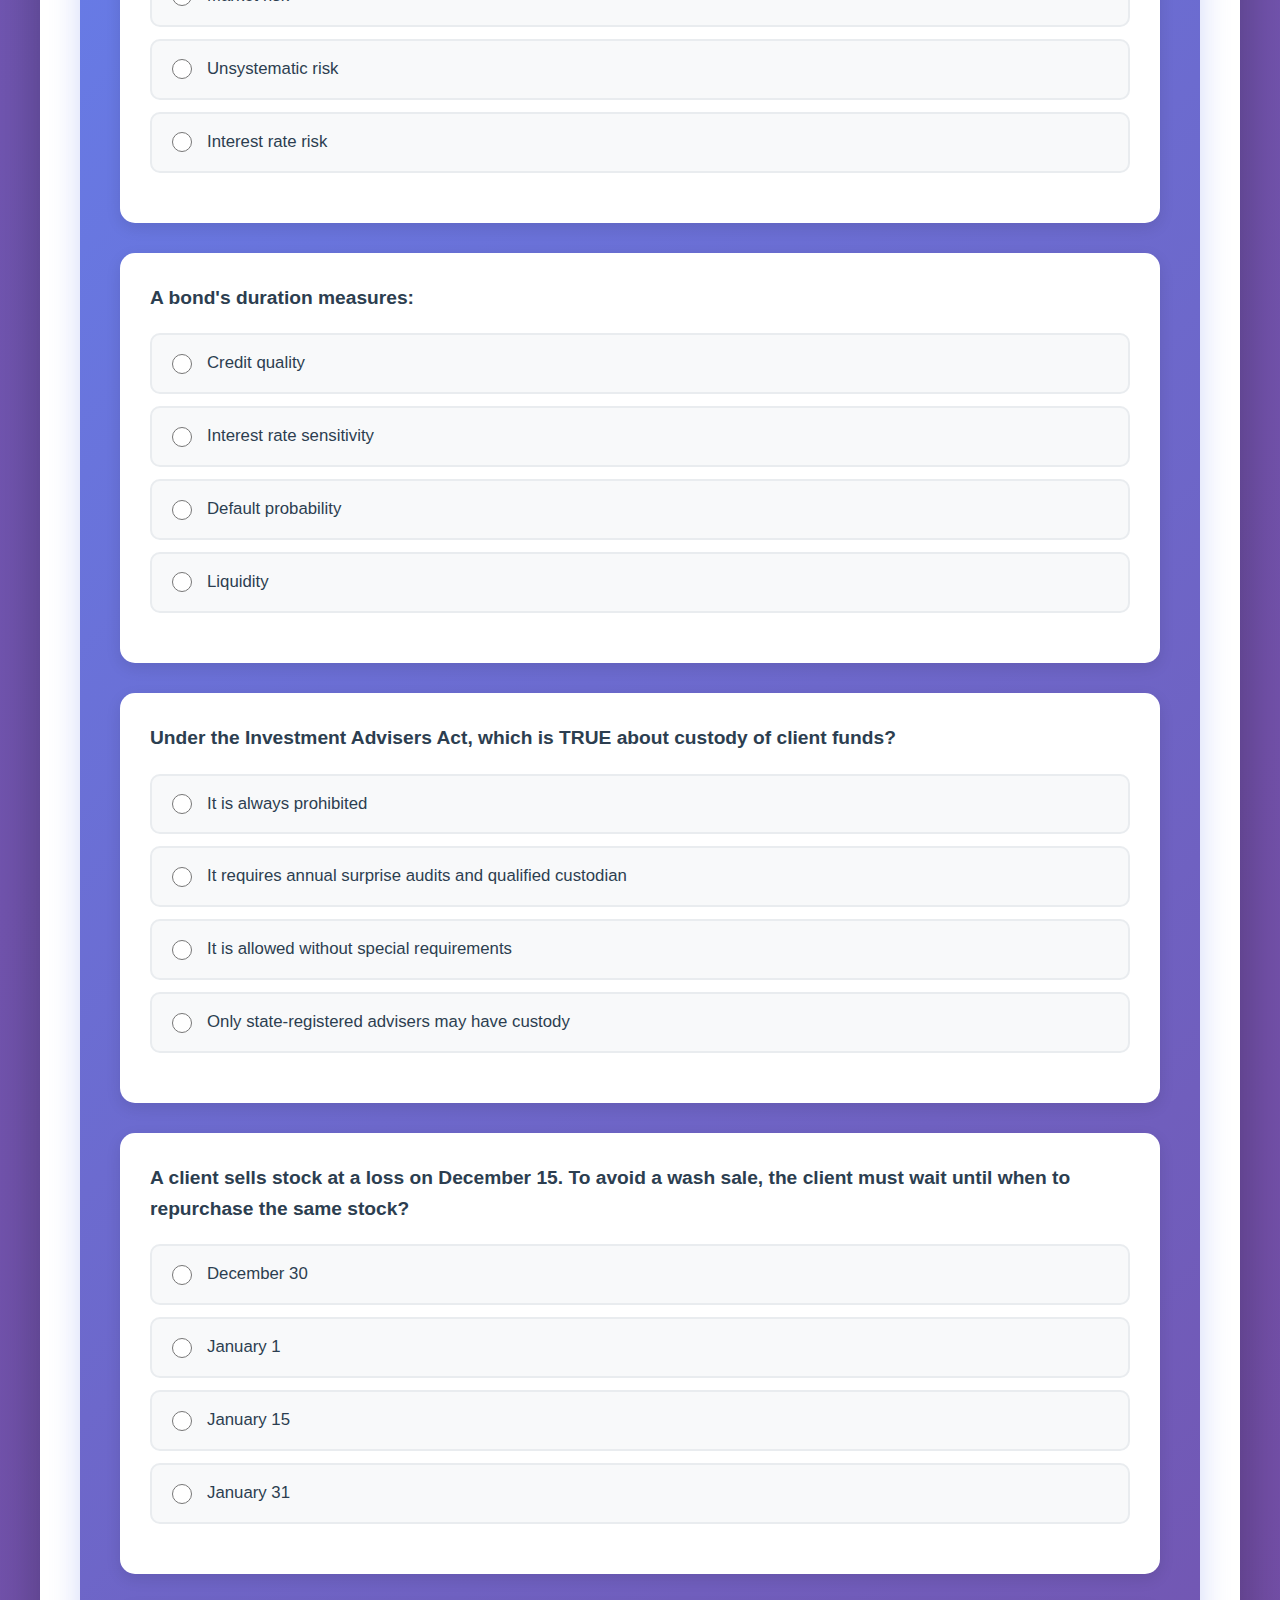
<file: series65/index.html>
<!DOCTYPE html>
<html lang="en">
<head>
    <meta charset="UTF-8">
    <meta name="viewport" content="width=device-width, initial-scale=1.0">
    <title>Series 65 Exam Study Guide</title>
    <link rel="stylesheet" href="style.css">
</head>
<body>
    <div class="container">
        <!-- Header -->
        <header class="header">
            <h1>Series 65 Exam Study Guide</h1>
            <p class="subtitle">Uniform Investment Adviser Law Examination</p>
            <div class="exam-info">
                <div class="info-card">
                    <span class="info-label">Questions:</span>
                    <span class="info-value">130 scored</span>
                </div>
                <div class="info-card">
                    <span class="info-label">Time:</span>
                    <span class="info-value">180 minutes</span>
                </div>
                <div class="info-card">
                    <span class="info-label">Passing Score:</span>
                    <span class="info-value">72% (94/130)</span>
                </div>
            </div>
        </header>

        <!-- Navigation -->
        <nav class="study-nav">
            <a href="#economics" class="nav-link">Economics (15%)</a>
            <a href="#investments" class="nav-link">Investment Vehicles (25%)</a>
            <a href="#recommendations" class="nav-link">Client Recommendations (30%)</a>
            <a href="#regulations" class="nav-link">Laws & Regulations (30%)</a>
        </nav>

        <!-- Section 1: Economics and Analysis -->
        <section id="economics" class="study-section">
            <h2 class="section-title">1. Economic Factors and Business Information (15%)</h2>

            <div class="content-block">
                <h3>Key Topics</h3>
                <div class="key-points">
                    <div class="point-card">
                        <h4>Economic Indicators</h4>
                        <ul>
                            <li><strong>Leading Indicators:</strong> Stock market, money supply, building permits, consumer expectations</li>
                            <li><strong>Coincident Indicators:</strong> GDP, employment levels, personal income, industrial production</li>
                            <li><strong>Lagging Indicators:</strong> Unemployment rate, corporate profits, labor cost per unit</li>
                        </ul>
                    </div>

                    <div class="point-card">
                        <h4>Business Cycle Phases</h4>
                        <ul>
                            <li><strong>Expansion:</strong> Increasing GDP, employment, and consumer spending</li>
                            <li><strong>Peak:</strong> Maximum economic output before decline</li>
                            <li><strong>Contraction:</strong> Declining GDP, rising unemployment</li>
                            <li><strong>Trough:</strong> Lowest point before recovery begins</li>
                        </ul>
                    </div>

                    <div class="point-card">
                        <h4>Monetary & Fiscal Policy</h4>
                        <ul>
                            <li><strong>Monetary Policy:</strong> Federal Reserve controls money supply through interest rates, open market operations, reserve requirements</li>
                            <li><strong>Fiscal Policy:</strong> Government spending and taxation to influence economy</li>
                            <li><strong>Inflation Control:</strong> CPI, PPI measures; Fed combats with contractionary policy</li>
                        </ul>
                    </div>
                </div>
            </div>

            <div class="quiz-container" data-section="economics">
                <h3>Practice Quiz: Economics</h3>
                <div class="quiz-questions">
                    <div class="question" data-question="1">
                        <p class="question-text">Which of the following is a leading economic indicator?</p>
                        <div class="options">
                            <label><input type="radio" name="q1" value="a"> Unemployment rate</label>
                            <label><input type="radio" name="q1" value="b"> Building permits for new homes</label>
                            <label><input type="radio" name="q1" value="c"> Corporate profits</label>
                            <label><input type="radio" name="q1" value="d"> Prime rate</label>
                        </div>
                        <div class="answer-feedback"></div>
                    </div>

                    <div class="question" data-question="2">
                        <p class="question-text">During a period of inflation, the Federal Reserve is most likely to:</p>
                        <div class="options">
                            <label><input type="radio" name="q2" value="a"> Lower the discount rate</label>
                            <label><input type="radio" name="q2" value="b"> Increase reserve requirements</label>
                            <label><input type="radio" name="q2" value="c"> Buy Treasury securities</label>
                            <label><input type="radio" name="q2" value="d"> Lower margin requirements</label>
                        </div>
                        <div class="answer-feedback"></div>
                    </div>

                    <div class="question" data-question="3">
                        <p class="question-text">Which phase of the business cycle is characterized by increasing unemployment and decreasing consumer spending?</p>
                        <div class="options">
                            <label><input type="radio" name="q3" value="a"> Expansion</label>
                            <label><input type="radio" name="q3" value="b"> Peak</label>
                            <label><input type="radio" name="q3" value="c"> Contraction</label>
                            <label><input type="radio" name="q3" value="d"> Trough</label>
                        </div>
                        <div class="answer-feedback"></div>
                    </div>
                </div>
                <button class="check-answers-btn" onclick="checkAnswers('economics')">Check Answers</button>
                <div class="quiz-score"></div>
            </div>
        </section>

        <!-- Section 2: Investment Vehicle Characteristics -->
        <section id="investments" class="study-section">
            <h2 class="section-title">2. Investment Vehicle Characteristics (25%)</h2>

            <div class="content-block">
                <h3>Key Topics</h3>
                <div class="key-points">
                    <div class="point-card">
                        <h4>Equity Securities</h4>
                        <ul>
                            <li><strong>Common Stock:</strong> Voting rights, dividends (not guaranteed), residual claim on assets</li>
                            <li><strong>Preferred Stock:</strong> Fixed dividend, priority over common, typically no voting rights</li>
                            <li><strong>ADRs:</strong> American Depositary Receipts for foreign stocks</li>
                            <li><strong>Stock Valuation:</strong> P/E ratio, dividend yield, book value, market cap</li>
                        </ul>
                    </div>

                    <div class="point-card">
                        <h4>Debt Securities</h4>
                        <ul>
                            <li><strong>Corporate Bonds:</strong> Secured, debentures, convertible, callable features</li>
                            <li><strong>Government Securities:</strong> T-bills, T-notes, T-bonds, TIPS, municipal bonds</li>
                            <li><strong>Bond Characteristics:</strong> Inverse relationship with interest rates, duration, yield curve</li>
                            <li><strong>Credit Ratings:</strong> Investment grade (BBB or higher) vs. junk bonds</li>
                        </ul>
                    </div>

                    <div class="point-card">
                        <h4>Investment Companies</h4>
                        <ul>
                            <li><strong>Mutual Funds:</strong> Open-end, NAV pricing, forward pricing, breakpoints</li>
                            <li><strong>ETFs:</strong> Trade like stocks, typically lower fees, tax efficient</li>
                            <li><strong>Unit Investment Trusts:</strong> Fixed portfolio, termination date</li>
                            <li><strong>Closed-End Funds:</strong> Fixed shares, trade at premium/discount to NAV</li>
                        </ul>
                    </div>

                    <div class="point-card">
                        <h4>Alternative Investments</h4>
                        <ul>
                            <li><strong>Real Estate:</strong> REITs, direct ownership, limited partnerships</li>
                            <li><strong>Options:</strong> Calls, puts, hedging strategies, maximum gain/loss</li>
                            <li><strong>Derivatives:</strong> Futures, forwards, swaps</li>
                            <li><strong>Hedge Funds:</strong> Accredited investors, high minimum, various strategies</li>
                        </ul>
                    </div>
                </div>
            </div>

            <div class="quiz-container" data-section="investments">
                <h3>Practice Quiz: Investment Vehicles</h3>
                <div class="quiz-questions">
                    <div class="question" data-question="4">
                        <p class="question-text">An investor purchases a call option. What is the maximum potential loss?</p>
                        <div class="options">
                            <label><input type="radio" name="q4" value="a"> The premium paid</label>
                            <label><input type="radio" name="q4" value="b"> The strike price</label>
                            <label><input type="radio" name="q4" value="c"> Unlimited</label>
                            <label><input type="radio" name="q4" value="d"> The current market price</label>
                        </div>
                        <div class="answer-feedback"></div>
                    </div>

                    <div class="question" data-question="5">
                        <p class="question-text">When interest rates rise, the value of existing bonds will:</p>
                        <div class="options">
                            <label><input type="radio" name="q5" value="a"> Increase</label>
                            <label><input type="radio" name="q5" value="b"> Decrease</label>
                            <label><input type="radio" name="q5" value="c"> Remain unchanged</label>
                            <label><input type="radio" name="q5" value="d"> Increase only for long-term bonds</label>
                        </div>
                        <div class="answer-feedback"></div>
                    </div>

                    <div class="question" data-question="6">
                        <p class="question-text">Which investment company has a fixed number of shares and trades on an exchange?</p>
                        <div class="options">
                            <label><input type="radio" name="q6" value="a"> Open-end mutual fund</label>
                            <label><input type="radio" name="q6" value="b"> Closed-end fund</label>
                            <label><input type="radio" name="q6" value="c"> Unit investment trust</label>
                            <label><input type="radio" name="q6" value="d"> Face-amount certificate company</label>
                        </div>
                        <div class="answer-feedback"></div>
                    </div>

                    <div class="question" data-question="7">
                        <p class="question-text">Treasury Inflation-Protected Securities (TIPS) provide protection against:</p>
                        <div class="options">
                            <label><input type="radio" name="q7" value="a"> Credit risk</label>
                            <label><input type="radio" name="q7" value="b"> Market risk</label>
                            <label><input type="radio" name="q7" value="c"> Purchasing power risk</label>
                            <label><input type="radio" name="q7" value="d"> Liquidity risk</label>
                        </div>
                        <div class="answer-feedback"></div>
                    </div>
                </div>
                <button class="check-answers-btn" onclick="checkAnswers('investments')">Check Answers</button>
                <div class="quiz-score"></div>
            </div>
        </section>

        <!-- Section 3: Client Investment Recommendations -->
        <section id="recommendations" class="study-section">
            <h2 class="section-title">3. Client Investment Recommendations and Strategies (30%)</h2>

            <div class="content-block">
                <h3>Key Topics</h3>
                <div class="key-points">
                    <div class="point-card">
                        <h4>Client Profile & Suitability</h4>
                        <ul>
                            <li><strong>Financial Profile:</strong> Income, net worth, liquidity needs, time horizon</li>
                            <li><strong>Risk Tolerance:</strong> Conservative, moderate, aggressive</li>
                            <li><strong>Investment Objectives:</strong> Capital preservation, income, growth, speculation</li>
                            <li><strong>Life Stages:</strong> Accumulation, preservation, distribution phases</li>
                        </ul>
                    </div>

                    <div class="point-card">
                        <h4>Portfolio Management</h4>
                        <ul>
                            <li><strong>Asset Allocation:</strong> Strategic vs. tactical allocation</li>
                            <li><strong>Diversification:</strong> Reduce unsystematic risk across asset classes</li>
                            <li><strong>Rebalancing:</strong> Maintain target allocation percentages</li>
                            <li><strong>Modern Portfolio Theory:</strong> Efficient frontier, risk-adjusted returns</li>
                        </ul>
                    </div>

                    <div class="point-card">
                        <h4>Retirement Planning</h4>
                        <ul>
                            <li><strong>Traditional IRA:</strong> Tax-deductible contributions, taxed on withdrawal, RMDs at 73</li>
                            <li><strong>Roth IRA:</strong> After-tax contributions, tax-free qualified withdrawals, no RMDs</li>
                            <li><strong>401(k) Plans:</strong> Employer-sponsored, contribution limits, potential employer match</li>
                            <li><strong>SEP & SIMPLE IRAs:</strong> Small business retirement options</li>
                        </ul>
                    </div>

                    <div class="point-card">
                        <h4>Taxation</h4>
                        <ul>
                            <li><strong>Capital Gains:</strong> Short-term (ordinary income) vs. long-term (preferential rates)</li>
                            <li><strong>Dividend Taxation:</strong> Qualified (15-20%) vs. non-qualified (ordinary income)</li>
                            <li><strong>Tax-Loss Harvesting:</strong> Offset gains with losses, wash sale rule (30 days)</li>
                            <li><strong>Municipal Bonds:</strong> Tax-exempt interest, tax-equivalent yield calculations</li>
                        </ul>
                    </div>

                    <div class="point-card">
                        <h4>Special Situations</h4>
                        <ul>
                            <li><strong>Education Planning:</strong> 529 plans, Coverdell ESAs, UGMA/UTMA accounts</li>
                            <li><strong>Estate Planning:</strong> Wills, trusts, estate taxes, gifting strategies</li>
                            <li><strong>Insurance Products:</strong> Term, whole life, variable life, annuities</li>
                            <li><strong>Business Owners:</strong> Key person insurance, buy-sell agreements</li>
                        </ul>
                    </div>
                </div>
            </div>

            <div class="quiz-container" data-section="recommendations">
                <h3>Practice Quiz: Client Recommendations</h3>
                <div class="quiz-questions">
                    <div class="question" data-question="8">
                        <p class="question-text">A 35-year-old client with a high risk tolerance and a 25-year time horizon would be BEST suited for which portfolio allocation?</p>
                        <div class="options">
                            <label><input type="radio" name="q8" value="a"> 80% bonds, 20% stocks</label>
                            <label><input type="radio" name="q8" value="b"> 50% bonds, 50% stocks</label>
                            <label><input type="radio" name="q8" value="c"> 20% bonds, 80% stocks</label>
                            <label><input type="radio" name="q8" value="d"> 100% bonds</label>
                        </div>
                        <div class="answer-feedback"></div>
                    </div>

                    <div class="question" data-question="9">
                        <p class="question-text">Which retirement account allows for tax-free qualified withdrawals in retirement?</p>
                        <div class="options">
                            <label><input type="radio" name="q9" value="a"> Traditional IRA</label>
                            <label><input type="radio" name="q9" value="b"> SEP IRA</label>
                            <label><input type="radio" name="q9" value="c"> Roth IRA</label>
                            <label><input type="radio" name="q9" value="d"> SIMPLE IRA</label>
                        </div>
                        <div class="answer-feedback"></div>
                    </div>

                    <div class="question" data-question="10">
                        <p class="question-text">The wash sale rule prohibits claiming a loss if a substantially identical security is purchased within how many days?</p>
                        <div class="options">
                            <label><input type="radio" name="q10" value="a"> 15 days before or after</label>
                            <label><input type="radio" name="q10" value="b"> 30 days before or after</label>
                            <label><input type="radio" name="q10" value="c"> 60 days before or after</label>
                            <label><input type="radio" name="q10" value="d"> 90 days before or after</label>
                        </div>
                        <div class="answer-feedback"></div>
                    </div>

                    <div class="question" data-question="11">
                        <p class="question-text">An investor in the 32% tax bracket is considering a municipal bond yielding 4%. What is the tax-equivalent yield?</p>
                        <div class="options">
                            <label><input type="radio" name="q11" value="a"> 5.26%</label>
                            <label><input type="radio" name="q11" value="b"> 5.88%</label>
                            <label><input type="radio" name="q11" value="c"> 6.45%</label>
                            <label><input type="radio" name="q11" value="d"> 7.12%</label>
                        </div>
                        <div class="answer-feedback"></div>
                    </div>

                    <div class="question" data-question="12">
                        <p class="question-text">What is the primary purpose of portfolio rebalancing?</p>
                        <div class="options">
                            <label><input type="radio" name="q12" value="a"> Maximize returns</label>
                            <label><input type="radio" name="q12" value="b"> Minimize taxes</label>
                            <label><input type="radio" name="q12" value="c"> Maintain target asset allocation</label>
                            <label><input type="radio" name="q12" value="d"> Reduce transaction costs</label>
                        </div>
                        <div class="answer-feedback"></div>
                    </div>
                </div>
                <button class="check-answers-btn" onclick="checkAnswers('recommendations')">Check Answers</button>
                <div class="quiz-score"></div>
            </div>
        </section>

        <!-- Section 4: Laws and Regulations -->
        <section id="regulations" class="study-section">
            <h2 class="section-title">4. Laws, Regulations, and Guidelines (30%)</h2>

            <div class="content-block">
                <h3>Key Topics</h3>
                <div class="key-points">
                    <div class="point-card">
                        <h4>Investment Advisers Act of 1940</h4>
                        <ul>
                            <li><strong>Registration Requirements:</strong> SEC registration for >$110M AUM, state registration below threshold</li>
                            <li><strong>Definition:</strong> Person who provides investment advice for compensation</li>
                            <li><strong>Exclusions:</strong> Lawyers, accountants, teachers, broker-dealers (if advice incidental)</li>
                            <li><strong>Exemptions:</strong> Private advisers, intrastate advisers, certain small advisers</li>
                        </ul>
                    </div>

                    <div class="point-card">
                        <h4>Uniform Securities Act (USA)</h4>
                        <ul>
                            <li><strong>State Registration:</strong> Notice filing, registration by coordination/qualification</li>
                            <li><strong>Administrator Powers:</strong> Deny, suspend, revoke registrations; conduct investigations</li>
                            <li><strong>Securities Registration:</strong> Federal covered securities, state-registered securities</li>
                            <li><strong>Civil Liabilities:</strong> 3-year statute of limitations for client actions</li>
                        </ul>
                    </div>

                    <div class="point-card">
                        <h4>Fiduciary Duty</h4>
                        <ul>
                            <li><strong>Duty of Care:</strong> Act with competence and diligence</li>
                            <li><strong>Duty of Loyalty:</strong> Put client interests first, disclose conflicts</li>
                            <li><strong>Duty of Obedience:</strong> Follow client instructions within legal bounds</li>
                            <li><strong>Best Interest Standard:</strong> Recommend suitable investments based on client profile</li>
                        </ul>
                    </div>

                    <div class="point-card">
                        <h4>Registration & Disclosure</h4>
                        <ul>
                            <li><strong>Form ADV:</strong> Part 1 (registration), Part 2 (brochure), annual update required</li>
                            <li><strong>Brochure Rule:</strong> Deliver Part 2A at least 48 hours before or at time of contract</li>
                            <li><strong>Books & Records:</strong> Maintain for 5 years (first 2 in principal office)</li>
                            <li><strong>Amendments:</strong> Material changes require prompt updating</li>
                        </ul>
                    </div>

                    <div class="point-card">
                        <h4>Prohibited & Unethical Practices</h4>
                        <ul>
                            <li><strong>Prohibited:</strong> Commingling client funds, borrowing from clients, excessive trading</li>
                            <li><strong>Front Running:</strong> Trading ahead of client orders</li>
                            <li><strong>Insider Trading:</strong> Trading on material non-public information</li>
                            <li><strong>Misrepresentation:</strong> False statements, omissions of material facts</li>
                            <li><strong>Custody:</strong> Special requirements if adviser has custody of client assets</li>
                        </ul>
                    </div>

                    <div class="point-card">
                        <h4>Compensation & Fees</h4>
                        <ul>
                            <li><strong>Fee Structures:</strong> Assets under management, hourly, flat fee, performance-based</li>
                            <li><strong>Performance Fees:</strong> Only for qualified clients ($1M+ with adviser or $2.5M+ net worth)</li>
                            <li><strong>Disclosure:</strong> All compensation must be fully disclosed</li>
                            <li><strong>Soft Dollars:</strong> Must benefit clients, full disclosure required</li>
                        </ul>
                    </div>
                </div>
            </div>

            <div class="quiz-container" data-section="regulations">
                <h3>Practice Quiz: Laws & Regulations</h3>
                <div class="quiz-questions">
                    <div class="question" data-question="13">
                        <p class="question-text">An investment adviser must register with the SEC if they have assets under management exceeding:</p>
                        <div class="options">
                            <label><input type="radio" name="q13" value="a"> $50 million</label>
                            <label><input type="radio" name="q13" value="b"> $100 million</label>
                            <label><input type="radio" name="q13" value="c"> $110 million</label>
                            <label><input type="radio" name="q13" value="d"> $150 million</label>
                        </div>
                        <div class="answer-feedback"></div>
                    </div>

                    <div class="question" data-question="14">
                        <p class="question-text">Form ADV Part 2 must be delivered to clients:</p>
                        <div class="options">
                            <label><input type="radio" name="q14" value="a"> Within 48 hours after signing the contract</label>
                            <label><input type="radio" name="q14" value="b"> At least 48 hours before or at the time of signing the contract</label>
                            <label><input type="radio" name="q14" value="c"> Within 5 business days of signing the contract</label>
                            <label><input type="radio" name="q14" value="d"> Only if the client requests it</label>
                        </div>
                        <div class="answer-feedback"></div>
                    </div>

                    <div class="question" data-question="15">
                        <p class="question-text">Investment adviser records must be maintained for a minimum of:</p>
                        <div class="options">
                            <label><input type="radio" name="q15" value="a"> 3 years</label>
                            <label><input type="radio" name="q15" value="b"> 5 years</label>
                            <label><input type="radio" name="q15" value="c"> 6 years</label>
                            <label><input type="radio" name="q15" value="d"> 10 years</label>
                        </div>
                        <div class="answer-feedback"></div>
                    </div>

                    <div class="question" data-question="16">
                        <p class="question-text">Which of the following is NOT a fiduciary duty?</p>
                        <div class="options">
                            <label><input type="radio" name="q16" value="a"> Duty of care</label>
                            <label><input type="radio" name="q16" value="b"> Duty of loyalty</label>
                            <label><input type="radio" name="q16" value="c"> Duty of profitability</label>
                            <label><input type="radio" name="q16" value="d"> Duty of obedience</label>
                        </div>
                        <div class="answer-feedback"></div>
                    </div>

                    <div class="question" data-question="17">
                        <p class="question-text">Performance-based fees may only be charged to:</p>
                        <div class="options">
                            <label><input type="radio" name="q17" value="a"> Any client who agrees in writing</label>
                            <label><input type="radio" name="q17" value="b"> Qualified clients with $1M+ with adviser or $2.5M+ net worth</label>
                            <label><input type="radio" name="q17" value="c"> Accredited investors only</label>
                            <label><input type="radio" name="q17" value="d"> Institutional clients only</label>
                        </div>
                        <div class="answer-feedback"></div>
                    </div>

                    <div class="question" data-question="18">
                        <p class="question-text">The statute of limitations for civil liabilities under the USA is:</p>
                        <div class="options">
                            <label><input type="radio" name="q18" value="a"> 1 year</label>
                            <label><input type="radio" name="q18" value="b"> 2 years</label>
                            <label><input type="radio" name="q18" value="c"> 3 years</label>
                            <label><input type="radio" name="q18" value="d"> 5 years</label>
                        </div>
                        <div class="answer-feedback"></div>
                    </div>
                </div>
                <button class="check-answers-btn" onclick="checkAnswers('regulations')">Check Answers</button>
                <div class="quiz-score"></div>
            </div>
        </section>

        <!-- Final Practice Test -->
        <section id="final-test" class="study-section">
            <h2 class="section-title">Comprehensive Practice Test</h2>

            <div class="quiz-container" data-section="final">
                <h3>Mixed Questions - All Topics</h3>
                <div class="quiz-questions">
                    <div class="question" data-question="19">
                        <p class="question-text">Which type of risk can be reduced through diversification?</p>
                        <div class="options">
                            <label><input type="radio" name="q19" value="a"> Systematic risk</label>
                            <label><input type="radio" name="q19" value="b"> Market risk</label>
                            <label><input type="radio" name="q19" value="c"> Unsystematic risk</label>
                            <label><input type="radio" name="q19" value="d"> Interest rate risk</label>
                        </div>
                        <div class="answer-feedback"></div>
                    </div>

                    <div class="question" data-question="20">
                        <p class="question-text">A bond's duration measures:</p>
                        <div class="options">
                            <label><input type="radio" name="q20" value="a"> Credit quality</label>
                            <label><input type="radio" name="q20" value="b"> Interest rate sensitivity</label>
                            <label><input type="radio" name="q20" value="c"> Default probability</label>
                            <label><input type="radio" name="q20" value="d"> Liquidity</label>
                        </div>
                        <div class="answer-feedback"></div>
                    </div>

                    <div class="question" data-question="21">
                        <p class="question-text">Under the Investment Advisers Act, which is TRUE about custody of client funds?</p>
                        <div class="options">
                            <label><input type="radio" name="q21" value="a"> It is always prohibited</label>
                            <label><input type="radio" name="q21" value="b"> It requires annual surprise audits and qualified custodian</label>
                            <label><input type="radio" name="q21" value="c"> It is allowed without special requirements</label>
                            <label><input type="radio" name="q21" value="d"> Only state-registered advisers may have custody</label>
                        </div>
                        <div class="answer-feedback"></div>
                    </div>

                    <div class="question" data-question="22">
                        <p class="question-text">A client sells stock at a loss on December 15. To avoid a wash sale, the client must wait until when to repurchase the same stock?</p>
                        <div class="options">
                            <label><input type="radio" name="q22" value="a"> December 30</label>
                            <label><input type="radio" name="q22" value="b"> January 1</label>
                            <label><input type="radio" name="q22" value="c"> January 15</label>
                            <label><input type="radio" name="q22" value="d"> January 31</label>
                        </div>
                        <div class="answer-feedback"></div>
                    </div>

                    <div class="question" data-question="23">
                        <p class="question-text">What is the beta of the overall market?</p>
                        <div class="options">
                            <label><input type="radio" name="q23" value="a"> 0</label>
                            <label><input type="radio" name="q23" value="b"> 0.5</label>
                            <label><input type="radio" name="q23" value="c"> 1.0</label>
                            <label><input type="radio" name="q23" value="d"> 2.0</label>
                        </div>
                        <div class="answer-feedback"></div>
                    </div>

                    <div class="question" data-question="24">
                        <p class="question-text">An adviser may borrow from a client if:</p>
                        <div class="options">
                            <label><input type="radio" name="q24" value="a"> The client agrees in writing</label>
                            <label><input type="radio" name="q24" value="b"> The client is a qualified investor</label>
                            <label><input type="radio" name="q24" value="c"> The client is a financial institution in the business of lending</label>
                            <label><input type="radio" name="q24" value="d"> It is never permitted under any circumstances</label>
                        </div>
                        <div class="answer-feedback"></div>
                    </div>
                </div>
                <button class="check-answers-btn" onclick="checkAnswers('final')">Check Answers</button>
                <div class="quiz-score"></div>
            </div>
        </section>

        <!-- Study Tips -->
        <section class="study-section tips-section">
            <h2 class="section-title">Study Tips for Success</h2>
            <div class="tips-grid">
                <div class="tip-card">
                    <h3>1. Master the Fundamentals</h3>
                    <p>Focus on understanding concepts rather than memorization. The exam tests application of knowledge.</p>
                </div>
                <div class="tip-card">
                    <h3>2. Practice Questions Daily</h3>
                    <p>Complete at least 50-100 practice questions daily. This helps identify weak areas.</p>
                </div>
                <div class="tip-card">
                    <h3>3. Review Regulations Thoroughly</h3>
                    <p>30% of the exam is laws and regulations. Know Form ADV, fiduciary duties, and prohibited practices cold.</p>
                </div>
                <div class="tip-card">
                    <h3>4. Time Management</h3>
                    <p>You have about 1.4 minutes per question. Practice under timed conditions.</p>
                </div>
            </div>
        </section>

        <!-- Footer -->
        <footer class="footer">
            <p>Series 65 Study Guide - For educational purposes only. Always verify information with official NASAA materials.</p>
            <p>Last updated: November 2024</p>
        </footer>
    </div>

    <!-- Back to Top Button (Mobile Friendly) -->
    <button id="backToTop" class="back-to-top" aria-label="Back to top">↑</button>

    <script src="quiz.js"></script>
</body>
</html>
</file>
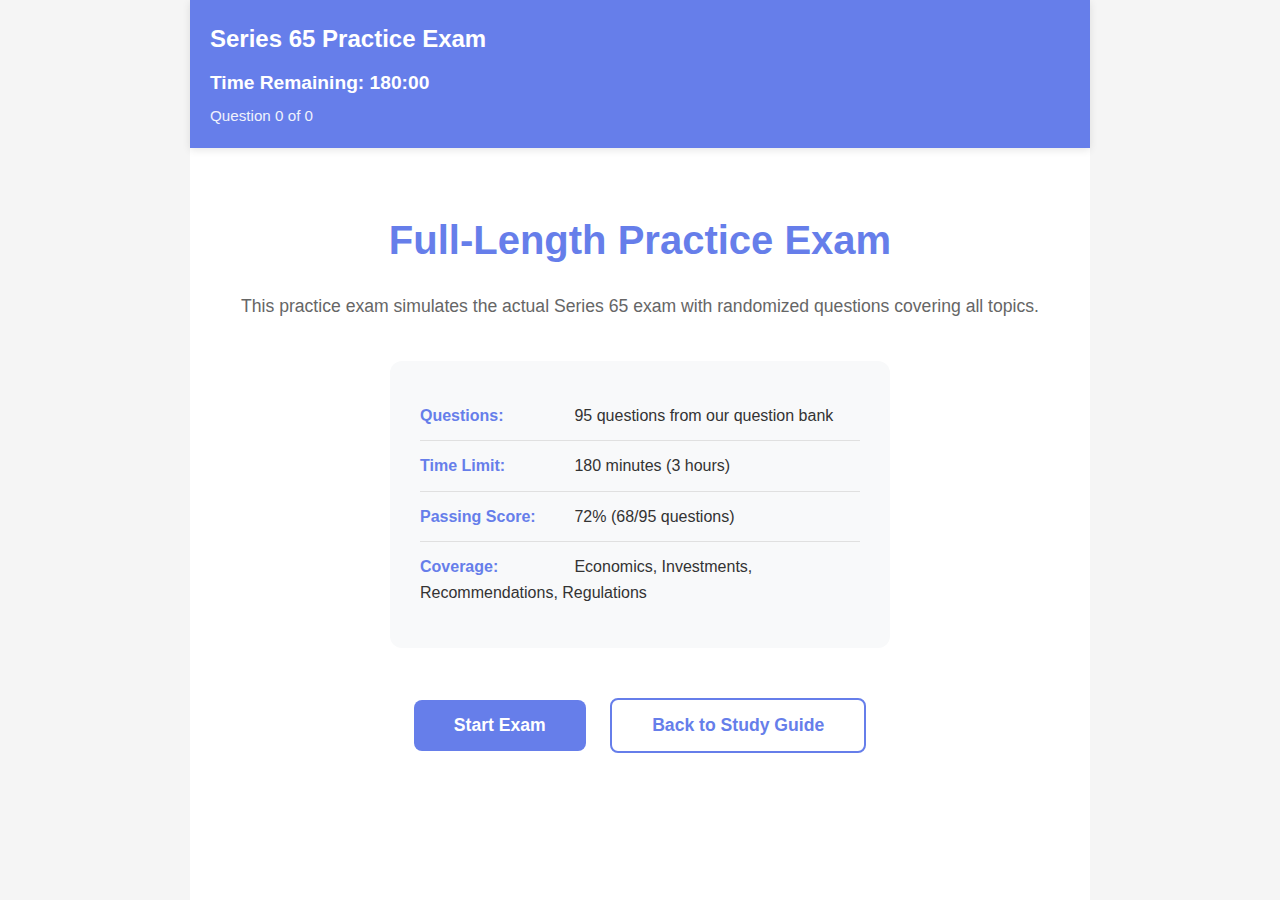
<file: series65/practice-exam.html>
<!DOCTYPE html>
<html lang="en">
<head>
    <meta charset="UTF-8">
    <meta name="viewport" content="width=device-width, initial-scale=1.0">
    <title>Series 65 Full Practice Exam</title>
    <link rel="stylesheet" href="exam-style.css">
</head>
<body>
    <div class="exam-container">
        <!-- Exam Header -->
        <header class="exam-header">
            <h1>Series 65 Practice Exam</h1>
            <div class="exam-timer" id="timer">Time Remaining: 180:00</div>
            <div class="exam-progress">
                <span>Question <span id="current-question">0</span> of <span id="total-questions">0</span></span>
            </div>
        </header>

        <!-- Start Screen -->
        <div id="start-screen" class="start-screen">
            <h2>Full-Length Practice Exam</h2>
            <p class="exam-description">
                This practice exam simulates the actual Series 65 exam with randomized questions covering all topics.
            </p>
            <div class="exam-details">
                <div class="detail-item">
                    <strong>Questions:</strong> 95 questions from our question bank
                </div>
                <div class="detail-item">
                    <strong>Time Limit:</strong> 180 minutes (3 hours)
                </div>
                <div class="detail-item">
                    <strong>Passing Score:</strong> 72% (68/95 questions)
                </div>
                <div class="detail-item">
                    <strong>Coverage:</strong> Economics, Investments, Recommendations, Regulations
                </div>
            </div>
            <button id="start-exam-btn" class="primary-btn">Start Exam</button>
            <button id="back-to-study-btn" class="secondary-btn" onclick="window.location.href='index.html'">Back to Study Guide</button>
        </div>

        <!-- Exam Questions -->
        <div id="exam-screen" class="exam-screen" style="display: none;">
            <div id="question-container" class="question-container">
                <!-- Questions will be loaded here dynamically -->
            </div>

            <div class="exam-nav">
                <button id="prev-btn" class="nav-btn" disabled>Previous</button>
                <button id="flag-btn" class="flag-btn">Flag for Review</button>
                <button id="next-btn" class="nav-btn">Next</button>
                <button id="submit-exam-btn" class="submit-btn" style="display: none;">Submit Exam</button>
            </div>

            <div class="question-navigator">
                <div class="navigator-header">Question Navigator</div>
                <div id="question-grid" class="question-grid">
                    <!-- Question numbers will be loaded here -->
                </div>
            </div>
        </div>

        <!-- Results Screen -->
        <div id="results-screen" class="results-screen" style="display: none;">
            <div class="results-container">
                <h2>Exam Results</h2>
                <div id="pass-fail" class="pass-fail"></div>

                <div class="score-summary">
                    <div class="score-card">
                        <div class="score-label">Your Score</div>
                        <div class="score-value" id="final-score">0%</div>
                        <div class="score-detail" id="correct-count">0/95</div>
                    </div>
                    <div class="score-card">
                        <div class="score-label">Passing Score</div>
                        <div class="score-value">72%</div>
                        <div class="score-detail">68/95</div>
                    </div>
                    <div class="score-card">
                        <div class="score-label">Time Taken</div>
                        <div class="score-value" id="time-taken">0:00</div>
                    </div>
                </div>

                <div class="topic-breakdown" id="topic-breakdown">
                    <h3>Performance by Topic</h3>
                    <!-- Topic scores will be displayed here -->
                </div>

                <div class="review-section">
                    <button id="review-wrong-btn" class="primary-btn">Review Incorrect Answers</button>
                    <button id="retake-exam-btn" class="secondary-btn">Retake Exam</button>
                    <button id="back-study-btn" class="secondary-btn" onclick="window.location.href='index.html'">Back to Study Guide</button>
                </div>
            </div>
        </div>

        <!-- Review Mode -->
        <div id="review-screen" class="review-screen" style="display: none;">
            <div class="review-header">
                <h2>Review: Incorrect Answers</h2>
                <button id="exit-review-btn" class="secondary-btn">Back to Results</button>
            </div>
            <div id="review-container" class="review-container">
                <!-- Wrong answers will be displayed here for review -->
            </div>
        </div>
    </div>

    <script src="exam-bank.js"></script>
    <script src="practice-exam.js"></script>
</body>
</html>
</file>
<file: series65/exam-style.css>
/* Clean, Simple Exam Styling */

* {
    margin: 0;
    padding: 0;
    box-sizing: border-box;
}

body {
    font-family: -apple-system, BlinkMacSystemFont, 'Segoe UI', Roboto, sans-serif;
    background: #f5f5f5;
    color: #333;
    line-height: 1.6;
}

.exam-container {
    max-width: 900px;
    margin: 0 auto;
    background: white;
    min-height: 100vh;
}

/* Header */
.exam-header {
    background: #667eea;
    color: white;
    padding: 20px;
    position: sticky;
    top: 0;
    z-index: 100;
    box-shadow: 0 2px 8px rgba(0,0,0,0.1);
}

.exam-header h1 {
    font-size: 1.5em;
    margin-bottom: 10px;
}

.exam-timer {
    font-size: 1.2em;
    font-weight: 600;
    margin-bottom: 5px;
}

.exam-progress {
    font-size: 0.95em;
    opacity: 0.9;
}

/* Start Screen */
.start-screen {
    padding: 60px 40px;
    text-align: center;
}

.start-screen h2 {
    font-size: 2.5em;
    color: #667eea;
    margin-bottom: 20px;
}

.exam-description {
    font-size: 1.1em;
    color: #666;
    margin-bottom: 40px;
}

.exam-details {
    background: #f8f9fa;
    border-radius: 12px;
    padding: 30px;
    margin-bottom: 40px;
    text-align: left;
    max-width: 500px;
    margin-left: auto;
    margin-right: auto;
}

.detail-item {
    padding: 12px 0;
    border-bottom: 1px solid #e0e0e0;
}

.detail-item:last-child {
    border-bottom: none;
}

.detail-item strong {
    display: inline-block;
    width: 150px;
    color: #667eea;
}

/* Buttons */
.primary-btn,
.secondary-btn {
    padding: 15px 40px;
    font-size: 1.1em;
    border: none;
    border-radius: 8px;
    cursor: pointer;
    transition: all 0.3s;
    font-weight: 600;
    margin: 10px;
}

.primary-btn {
    background: #667eea;
    color: white;
}

.primary-btn:hover {
    background: #5568d3;
    transform: translateY(-2px);
}

.secondary-btn {
    background: white;
    color: #667eea;
    border: 2px solid #667eea;
}

.secondary-btn:hover {
    background: #f0f0f0;
}

/* Exam Screen */
.exam-screen {
    padding: 30px;
}

.question-container {
    background: white;
    padding: 30px;
    border-radius: 12px;
    margin-bottom: 20px;
    min-height: 400px;
}

.question-number {
    color: #667eea;
    font-weight: 600;
    font-size: 0.9em;
    margin-bottom: 15px;
}

.question-text {
    font-size: 1.15em;
    color: #333;
    margin-bottom: 25px;
    line-height: 1.8;
}

.answer-options {
    display: flex;
    flex-direction: column;
    gap: 12px;
}

.option {
    display: flex;
    align-items: flex-start;
    padding: 16px 20px;
    background: #f8f9fa;
    border: 2px solid #e0e0e0;
    border-radius: 8px;
    cursor: pointer;
    transition: all 0.2s;
}

.option:hover {
    background: #e9ecef;
    border-color: #667eea;
}

.option input[type="radio"] {
    margin-right: 15px;
    margin-top: 4px;
    width: 20px;
    height: 20px;
    flex-shrink: 0;
    cursor: pointer;
    accent-color: #667eea;
}

.option-label {
    flex: 1;
    cursor: pointer;
    line-height: 1.5;
}

.option.selected {
    background: #e7f0ff;
    border-color: #667eea;
    font-weight: 500;
}

.option.flagged-question {
    background: #fff8e1;
}

/* Exam Navigation */
.exam-nav {
    display: flex;
    justify-content: space-between;
    align-items: center;
    padding: 20px 30px;
    background: #f8f9fa;
    border-radius: 12px;
    margin-bottom: 20px;
}

.nav-btn, .flag-btn, .submit-btn {
    padding: 12px 24px;
    border: none;
    border-radius: 6px;
    font-size: 1em;
    font-weight: 600;
    cursor: pointer;
    transition: all 0.2s;
}

.nav-btn {
    background: #667eea;
    color: white;
}

.nav-btn:hover:not(:disabled) {
    background: #5568d3;
}

.nav-btn:disabled {
    background: #ccc;
    cursor: not-allowed;
}

.flag-btn {
    background: white;
    color: #ff9800;
    border: 2px solid #ff9800;
}

.flag-btn:hover {
    background: #fff8e1;
}

.flag-btn.flagged {
    background: #ff9800;
    color: white;
}

.submit-btn {
    background: #28a745;
    color: white;
}

.submit-btn:hover {
    background: #218838;
}

/* Question Navigator */
.question-navigator {
    background: #f8f9fa;
    border-radius: 12px;
    padding: 20px;
    margin-top: 20px;
}

.navigator-header {
    font-weight: 600;
    margin-bottom: 15px;
    color: #333;
}

.question-grid {
    display: grid;
    grid-template-columns: repeat(auto-fill, minmax(45px, 1fr));
    gap: 8px;
}

.q-num {
    width: 45px;
    height: 45px;
    display: flex;
    align-items: center;
    justify-content: center;
    border: 2px solid #ddd;
    border-radius: 6px;
    cursor: pointer;
    font-weight: 600;
    transition: all 0.2s;
    background: white;
}

.q-num:hover {
    border-color: #667eea;
    transform: scale(1.05);
}

.q-num.answered {
    background: #e7f0ff;
    border-color: #667eea;
    color: #667eea;
}

.q-num.current {
    background: #667eea;
    color: white;
    border-color: #667eea;
}

.q-num.flagged {
    background: #fff8e1;
    border-color: #ff9800;
}

/* Results Screen */
.results-screen {
    padding: 40px;
}

.results-container {
    max-width: 700px;
    margin: 0 auto;
}

.results-container h2 {
    font-size: 2.5em;
    color: #667eea;
    margin-bottom: 20px;
    text-align: center;
}

.pass-fail {
    text-align: center;
    font-size: 2em;
    font-weight: 700;
    padding: 30px;
    border-radius: 12px;
    margin-bottom: 30px;
}

.pass-fail.pass {
    background: #d4edda;
    color: #155724;
}

.pass-fail.fail {
    background: #f8d7da;
    color: #721c24;
}

.score-summary {
    display: grid;
    grid-template-columns: repeat(auto-fit, minmax(200px, 1fr));
    gap: 20px;
    margin-bottom: 40px;
}

.score-card {
    background: #f8f9fa;
    padding: 25px;
    border-radius: 12px;
    text-align: center;
}

.score-label {
    font-size: 0.9em;
    color: #666;
    margin-bottom: 10px;
}

.score-value {
    font-size: 2.5em;
    font-weight: 700;
    color: #667eea;
    margin-bottom: 5px;
}

.score-detail {
    font-size: 0.95em;
    color: #666;
}

.topic-breakdown {
    background: #f8f9fa;
    padding: 25px;
    border-radius: 12px;
    margin-bottom: 30px;
}

.topic-breakdown h3 {
    color: #667eea;
    margin-bottom: 20px;
}

.topic-score {
    padding: 12px;
    margin-bottom: 12px;
    background: white;
    border-radius: 8px;
    display: flex;
    justify-content: space-between;
    align-items: center;
}

.topic-name {
    font-weight: 600;
}

.topic-result {
    color: #667eea;
    font-weight: 600;
}

.review-section {
    text-align: center;
}

/* Review Screen */
.review-screen {
    padding: 30px;
}

.review-header {
    display: flex;
    justify-content: space-between;
    align-items: center;
    margin-bottom: 30px;
}

.review-header h2 {
    color: #667eea;
}

.review-item {
    background: white;
    padding: 25px;
    border-radius: 12px;
    margin-bottom: 20px;
    border-left: 5px solid #dc3545;
}

.review-question-text {
    font-size: 1.1em;
    font-weight: 600;
    margin-bottom: 15px;
}

.review-your-answer,
.review-correct-answer {
    padding: 12px 15px;
    border-radius: 8px;
    margin-bottom: 10px;
}

.review-your-answer {
    background: #f8d7da;
    border-left: 4px solid #dc3545;
}

.review-correct-answer {
    background: #d4edda;
    border-left: 4px solid #28a745;
}

.review-explanation {
    background: #f8f9fa;
    padding: 15px;
    border-radius: 8px;
    margin-top: 15px;
    line-height: 1.6;
}

/* Mobile Responsive */
@media (max-width: 768px) {
    .exam-header {
        padding: 15px;
    }

    .exam-header h1 {
        font-size: 1.2em;
    }

    .start-screen {
        padding: 30px 20px;
    }

    .start-screen h2 {
        font-size: 1.8em;
    }

    .exam-details {
        padding: 20px;
    }

    .detail-item strong {
        display: block;
        width: 100%;
        margin-bottom: 5px;
    }

    .exam-screen {
        padding: 15px;
    }

    .question-container {
        padding: 20px;
    }

    .exam-nav {
        flex-direction: column;
        gap: 10px;
        padding: 15px;
    }

    .nav-btn, .flag-btn, .submit-btn {
        width: 100%;
    }

    .question-grid {
        grid-template-columns: repeat(auto-fill, minmax(40px, 1fr));
    }

    .score-summary {
        grid-template-columns: 1fr;
    }

    .primary-btn, .secondary-btn {
        width: 100%;
        margin: 5px 0;
    }
}

@media (max-width: 480px) {
    .exam-header h1 {
        font-size: 1.1em;
    }

    .exam-timer {
        font-size: 1em;
    }

    .question-text {
        font-size: 1em;
    }

    .option {
        padding: 12px 15px;
    }

    .question-grid {
        grid-template-columns: repeat(auto-fill, minmax(38px, 1fr));
    }

    .q-num {
        width: 38px;
        height: 38px;
        font-size: 0.9em;
    }
}
</file>
<file: styles.css>
/* Reset & Base Styles */
* {
    margin: 0;
    padding: 0;
    box-sizing: border-box;
}

:root {
    /* Color palette inspired by Astera */
    --black: #000505;
    --dark-blue: #032f56;
    --mid-blue: #0f67a2;
    --orange: #ff9343;
    --light-gray: #f5f5f5;
    --mid-gray: #888;
    --dark-gray: #333;
    --white: #ffffff;
    
    /* Typography scale */
    --font-xs: clamp(0.75rem, 1vw, 0.875rem);
    --font-sm: clamp(0.875rem, 1.2vw, 1rem);
    --font-base: clamp(1rem, 1.5vw, 1.125rem);
    --font-lg: clamp(1.25rem, 2vw, 1.5rem);
    --font-xl: clamp(1.5rem, 3vw, 2rem);
    --font-2xl: clamp(2rem, 4vw, 3rem);
    --font-3xl: clamp(2.5rem, 5vw, 4rem);
    --font-hero: clamp(3rem, 8vw, 7rem);
    
    /* Spacing */
    --space-xs: 0.5rem;
    --space-sm: 1rem;
    --space-md: 2rem;
    --space-lg: 3rem;
    --space-xl: 5rem;
    --space-2xl: 8rem;
    
    /* Transitions */
    --transition: all 0.3s cubic-bezier(0.4, 0, 0.2, 1);
}

body {
    font-family: -apple-system, BlinkMacSystemFont, 'SF Pro Display', 'Segoe UI', Roboto, 'Helvetica Neue', sans-serif;
    background-color: transparent;
    color: var(--dark-gray);
    line-height: 1.6;
    overflow-x: hidden;
    -webkit-font-smoothing: antialiased;
    -moz-osx-font-smoothing: grayscale;
}

/* Canvas Background */
#particle-canvas {
    position: fixed;
    top: 0;
    left: 0;
    width: 100%;
    height: 100vh;
    z-index: 0;
    background: linear-gradient(180deg, #000505 0%, #032f56 100%);
}

/* Navigation */
.navbar {
    position: fixed;
    top: 1rem;
    left: 1rem;
    right: 1rem;
    padding: 1rem 2rem;
    background: rgba(255, 255, 255, 0.05);
    backdrop-filter: blur(30px) saturate(180%);
    -webkit-backdrop-filter: blur(30px) saturate(180%);
    border-radius: 16px;
    border: 1px solid rgba(255, 255, 255, 0.15);
    box-shadow: 0 8px 32px rgba(0, 0, 0, 0.1);
    z-index: 1000;
    transition: all 0.3s cubic-bezier(0.4, 0, 0.2, 1);
}

.navbar.scrolled {
    background: rgba(255, 255, 255, 0.05);
    backdrop-filter: blur(5px);
    -webkit-backdrop-filter: blur(30px);
    border-color: rgba(255, 255, 255, 0.3);
    box-shadow: 0 10px 40px rgba(0, 0, 0, 0.15);
}

.nav-container {
    display: flex;
    justify-content: space-between;
    align-items: center;
    max-width: 1200px;
    margin: 0 auto;
}

.logo-link {
    text-decoration: none;
    display: inline-block;
}

.logo-text {
    font-size: 1.25rem;
    font-weight: 600;
    color: var(--white);
    letter-spacing: -0.02em;
    transition: color 0.3s ease;
    cursor: pointer;
}

.logo-text:hover {
    color: rgba(255, 255, 255, 0.9);
    transform: translateX(2px);
}

.navbar.scrolled .logo-text {
    color: rgba(255, 255, 255, 0.8);
}

.navbar.scrolled .logo-text:hover {
    color: var(--white);
}

.nav-menu {
    display: flex;
    list-style: none;
    gap: var(--space-lg);
    align-items: center;
}

.nav-menu a {
    color: rgba(255, 255, 255, 0.8);
    text-decoration: none;
    font-size: var(--font-sm);
    font-weight: 400;
    transition: var(--transition);
    position: relative;
}

.navbar.scrolled .nav-menu a {
    color: rgba(255, 255, 255, 0.8);
}

.nav-menu a:hover {
    color: var(--white);
}

.navbar.scrolled .nav-menu a:hover {
    color: rgba(255, 255, 255, 1);
}

.nav-cta {
    padding: 0.5rem 1.25rem;
    background: rgba(255, 255, 255, 0.1);
    border: 1px solid rgba(255, 255, 255, 0.2);
    border-radius: 6px;
    transition: var(--transition);
}

.nav-cta:hover {
    background: rgba(255, 255, 255, 0.2);
    border-color: rgba(255, 255, 255, 0.3);
}

.navbar.scrolled .nav-cta {
    background: rgba(255, 255, 255, 0.2);
    color: var(--white) !important;
    border-color: rgba(255, 255, 255, 0.2);
}

.navbar.scrolled .nav-cta:hover {
    background: rgba(255, 255, 255, 0.4);
    border-color: rgba(255, 255, 255, 0.6);
}

.hamburger {
    display: none;
    flex-direction: column;
    cursor: pointer;
    gap: 4px;
}

.hamburger span {
    width: 24px;
    height: 2px;
    background: var(--white);
    transition: var(--transition);
}

.navbar.scrolled .hamburger span {
    background: rgba(255, 255, 255, 0.85);
}

.navbar.scrolled .hamburger span:hover {
    background: rgba(255, 255, 255, 1);
}

/* Hero Section */
.hero {
    min-height: 100vh;
    display: flex;
    align-items: center;
    justify-content: center;
    position: relative;
    z-index: 1;
    padding: var(--space-2xl) var(--space-md);
    background: transparent;
}

.hero-content {
    text-align: center;
    max-width: 900px;
    margin: 0 auto;
    position: relative;
}

.hero-title {
    font-size: var(--font-hero);
    font-weight: 300;
    line-height: 0.95;
    letter-spacing: -0.03em;
    color: var(--white);
    margin-bottom: var(--space-lg);
    opacity: 0;
    animation: fadeInUp 1s ease forwards;
    animation-delay: 2s;
}

.hero-subtitle {
    font-size: var(--font-lg);
    font-weight: 300;
    color: rgba(255, 255, 255, 0.8);
    max-width: 600px;
    margin: 0 auto;
    line-height: 1.5;
    opacity: 0;
    animation: fadeInUp 1s ease forwards;
    animation-delay: 2.3s;
}

/* Beta Alert */
.beta-alert {
    margin-bottom: var(--space-md);
    opacity: 0;
    animation: fadeInUp 1s ease forwards;
    animation-delay: 1.8s;
}

.beta-badge {
    display: inline-block;
    padding: 0.5rem 1.25rem;
    background: rgba(0, 0, 0, 0.7);
    backdrop-filter: blur(10px);
    -webkit-backdrop-filter: blur(10px);
    border: 1px solid rgba(255, 67, 67, 0.4);
    border-radius: 24px;
    color: #ff4343;
    font-size: var(--font-sm);
    font-weight: 500;
    letter-spacing: 0.05em;
    text-transform: uppercase;
    animation: pulse 2s ease-in-out infinite;
}

@keyframes pulse {
    0%, 100% {
        transform: scale(1);
        opacity: 1;
    }
    50% {
        transform: scale(1.02);
        opacity: 0.9;
    }
}

/* Content Sections */
.content-section {
    min-height: 100vh;
    display: flex;
    align-items: center;
    justify-content: flex-start;
    position: relative;
    z-index: 1;
    padding: var(--space-2xl) var(--space-xl);
    background: transparent;
}

.section-content {
    max-width: 400px;
    text-align: left;
    padding: var(--space-lg);
    background: rgba(203, 176, 176, 0.05);
    backdrop-filter: blur(3px);
    -webkit-backdrop-filter: blur(10px);
    border-radius: 16px;
    border: 1px solid rgba(255, 255, 255, 0.1);
    margin-left: var(--space-xl);
}

/* Right-aligned sections */
.section-right {
    justify-content: flex-end;
}

.section-right .section-content {
    margin-left: 0;
    margin-right: var(--space-xl);
}

.container {
    max-width: 1400px;
    margin: 0 auto;
    padding: 0 var(--space-md);
}

.section-header {
    text-align: center;
    margin-bottom: var(--space-xl);
}

.section-title {
    font-size: var(--font-2xl);
    font-weight: 300;
    letter-spacing: -0.02em;
    margin-bottom: var(--space-sm);
    color: var(--white);
}

.section-text {
    font-size: var(--font-base);
    color: rgba(255, 255, 255, 0.9);
    font-weight: 300;
    margin-bottom: var(--space-md);
    line-height: 1.6;
}

.section-details {
    display: grid;
    grid-template-columns: repeat(auto-fit, minmax(200px, 1fr));
    gap: var(--space-md);
    margin-top: var(--space-lg);
}

.detail-card {
    padding: var(--space-md);
    text-align: center;
}

.detail-card.glass {
    background: rgba(0, 0, 0, 0.2);
    backdrop-filter: blur(15px);
    -webkit-backdrop-filter: blur(15px);
    border-radius: 16px;
    border: 1px solid rgba(255, 255, 255, 0.15);
    transition: var(--transition);
}

.detail-card.glass:hover {
    background: rgba(0, 0, 0, 0.3);
    transform: translateY(-4px);
    box-shadow: 0 8px 32px rgba(0, 0, 0, 0.3);
    border-color: rgba(255, 255, 255, 0.2);
}

.detail-card h3 {
    color: var(--white);
    font-size: var(--font-xl);
    margin-bottom: var(--space-sm);
    font-weight: 400;
}

.detail-card p {
    color: rgba(255, 255, 255, 0.7);
    font-size: var(--font-sm);
    line-height: 1.5;
}

.section-subtitle {
    font-size: var(--font-lg);
    color: var(--mid-gray);
    font-weight: 300;
}

/* Programs Section */
.programs-grid {
    display: grid;
    grid-template-columns: repeat(auto-fit, minmax(350px, 1fr));
    gap: var(--space-lg);
}

.program-card {
    background: var(--white);
    border-radius: 12px;
    overflow: hidden;
    transition: var(--transition);
    box-shadow: 0 1px 3px rgba(0, 0, 0, 0.08);
    border: 1px solid rgba(0, 0, 0, 0.06);
}

.program-card:hover {
    transform: translateY(-4px);
    box-shadow: 0 12px 24px rgba(0, 0, 0, 0.12);
}

.program-image {
    height: 200px;
    background: linear-gradient(135deg, var(--dark-blue), var(--mid-blue));
}

.program-content {
    padding: var(--space-lg);
}

.program-content h3 {
    font-size: var(--font-xl);
    font-weight: 400;
    margin-bottom: var(--space-sm);
    color: var(--black);
}

.program-content p {
    color: var(--mid-gray);
    line-height: 1.6;
    margin-bottom: var(--space-md);
}

.program-link {
    color: var(--mid-blue);
    text-decoration: none;
    font-weight: 500;
    transition: var(--transition);
}

.program-link:hover {
    color: var(--dark-blue);
}

/* Mission Section */
.mission-section {
    background: linear-gradient(135deg, var(--black) 0%, var(--dark-blue) 100%);
    color: var(--white);
    padding: var(--space-2xl) 0;
    position: relative;
    z-index: 1;
}

.mission-content {
    text-align: center;
    max-width: 900px;
    margin: 0 auto;
}

.mission-title {
    font-size: var(--font-3xl);
    font-weight: 300;
    margin-bottom: var(--space-lg);
    letter-spacing: -0.02em;
}

.mission-text {
    font-size: var(--font-lg);
    line-height: 1.8;
    margin-bottom: var(--space-xl);
    color: rgba(255, 255, 255, 0.9);
    font-weight: 300;
}

.mission-stats {
    display: grid;
    grid-template-columns: repeat(auto-fit, minmax(200px, 1fr));
    gap: var(--space-lg);
    margin-top: var(--space-xl);
}

.stat {
    text-align: center;
}

.stat-number {
    font-size: var(--font-3xl);
    font-weight: 300;
    color: var(--orange);
    margin-bottom: var(--space-xs);
}

.stat-label {
    font-size: var(--font-sm);
    text-transform: uppercase;
    letter-spacing: 0.1em;
    color: rgba(255, 255, 255, 0.7);
}

/* Research Section */
.research-grid {
    display: grid;
    grid-template-columns: repeat(auto-fit, minmax(280px, 1fr));
    gap: var(--space-lg);
}

.research-card {
    text-align: center;
    padding: var(--space-lg);
    background: var(--light-gray);
    border-radius: 12px;
    transition: var(--transition);
}

.research-card:hover {
    transform: translateY(-4px);
    box-shadow: 0 12px 24px rgba(0, 0, 0, 0.08);
}

.research-icon {
    margin-bottom: var(--space-md);
}

.icon-placeholder {
    width: 60px;
    height: 60px;
    background: linear-gradient(135deg, var(--orange), var(--mid-blue));
    border-radius: 12px;
    margin: 0 auto;
}

.research-card h3 {
    font-size: var(--font-xl);
    font-weight: 400;
    margin-bottom: var(--space-sm);
    color: var(--black);
}

.research-card p {
    color: var(--mid-gray);
    line-height: 1.6;
}

/* News Section */
.news-section {
    background: var(--light-gray);
    padding: var(--space-2xl) 0;
    position: relative;
    z-index: 1;
}

.news-grid {
    display: grid;
    grid-template-columns: 2fr 1fr;
    gap: var(--space-lg);
}

.news-card {
    background: var(--white);
    border-radius: 12px;
    overflow: hidden;
    transition: var(--transition);
}

.news-card:hover {
    transform: translateY(-4px);
    box-shadow: 0 12px 24px rgba(0, 0, 0, 0.08);
}

.news-card.featured {
    grid-row: span 2;
}

.news-image {
    height: 250px;
    background: linear-gradient(135deg, var(--dark-blue), var(--mid-blue));
}

.news-content {
    padding: var(--space-lg);
}

.news-date {
    font-size: var(--font-xs);
    color: var(--mid-gray);
    text-transform: uppercase;
    letter-spacing: 0.1em;
}

.news-content h3 {
    font-size: var(--font-xl);
    font-weight: 400;
    margin: var(--space-sm) 0;
    color: var(--black);
    line-height: 1.3;
}

.news-content p {
    color: var(--mid-gray);
    line-height: 1.6;
    margin-bottom: var(--space-md);
}

.news-link {
    color: var(--mid-blue);
    text-decoration: none;
    font-weight: 500;
    transition: var(--transition);
}

.news-link:hover {
    color: var(--dark-blue);
}

/* Contact Section */
.contact-section {
    background: var(--white);
    padding: var(--space-2xl) 0;
    text-align: center;
    position: relative;
    z-index: 1;
}

.contact-content h2 {
    font-size: var(--font-3xl);
    font-weight: 300;
    margin-bottom: var(--space-sm);
    color: var(--black);
}

.contact-content p {
    font-size: var(--font-lg);
    color: var(--mid-gray);
    margin-bottom: var(--space-lg);
}

.contact-options {
    display: flex;
    gap: var(--space-md);
    justify-content: center;
}

.btn {
    padding: 0.875rem 2rem;
    font-size: var(--font-base);
    font-weight: 500;
    text-decoration: none;
    border-radius: 6px;
    transition: var(--transition);
    display: inline-block;
    cursor: pointer;
}

.btn-primary {
    background: var(--black);
    color: var(--white);
    border: 2px solid var(--black);
}

.btn-primary:hover {
    background: var(--dark-gray);
    border-color: var(--dark-gray);
    transform: translateY(-2px);
}

.btn-secondary {
    background: transparent;
    color: var(--black);
    border: 2px solid var(--black);
}

.btn-secondary:hover {
    background: var(--black);
    color: var(--white);
    transform: translateY(-2px);
}

/* Footer */
.footer {
    background: rgba(0, 0, 0, 0.8);
    backdrop-filter: blur(20px);
    -webkit-backdrop-filter: blur(20px);
    color: var(--white);
    padding: var(--space-xl) var(--space-xl) var(--space-lg);
    position: relative;
    z-index: 1;
    margin-top: var(--space-2xl);
}

.footer-content {
    display: grid;
    grid-template-columns: 2fr 1fr 1fr 1fr;
    gap: var(--space-xl);
    max-width: 1200px;
    margin: 0 auto var(--space-lg);
}

.footer-section {
    display: flex;
    flex-direction: column;
}

.footer-title {
    font-size: var(--font-xl);
    font-weight: 600;
    letter-spacing: -0.02em;
    margin-bottom: var(--space-xs);
}

.footer-tagline {
    color: rgba(255, 255, 255, 0.6);
    font-size: var(--font-sm);
    font-style: italic;
}

.footer-section h4 {
    font-size: var(--font-sm);
    font-weight: 600;
    margin-bottom: var(--space-md);
    text-transform: uppercase;
    letter-spacing: 0.1em;
    color: rgba(255, 255, 255, 0.9);
}

.footer-links {
    list-style: none;
    padding: 0;
}

.footer-links li {
    margin-bottom: var(--space-xs);
}

.footer-links a {
    color: rgba(255, 255, 255, 0.6);
    text-decoration: none;
    font-size: var(--font-sm);
    transition: var(--transition);
}

.footer-links a:hover {
    color: var(--white);
}

.footer-bottom {
    border-top: 1px solid rgba(255, 255, 255, 0.1);
    padding-top: var(--space-lg);
    text-align: center;
    max-width: 1200px;
    margin: 0 auto;
}

.footer-bottom p {
    color: rgba(255, 255, 255, 0.4);
    font-size: var(--font-xs);
}

/* Animations */
@keyframes fadeInUp {
    from {
        opacity: 0;
        transform: translateY(30px);
    }
    to {
        opacity: 1;
        transform: translateY(0);
    }
}

/* Responsive Design */
@media (max-width: 1024px) {
    .news-grid {
        grid-template-columns: 1fr;
    }

    .news-card.featured {
        grid-row: span 1;
    }
}

/* Mobile and small screens */
@media (max-width: 768px) {
    /* Center all content sections on mobile */
    .content-section {
        justify-content: center;
        padding: var(--space-lg) var(--space-sm);
    }

    .section-content {
        max-width: calc(100% - var(--space-md));
        margin: 0 auto;
        padding: var(--space-md);
    }

    /* Override right alignment on mobile */
    .section-right {
        justify-content: center;
    }

    .section-right .section-content {
        margin-right: auto;
        margin-left: auto;
    }

    /* Adjust hero for mobile */
    .hero-title {
        font-size: clamp(2rem, 10vw, 3rem);
    }

    .hero-subtitle {
        font-size: var(--font-base);
        padding: 0 var(--space-sm);
    }

    .beta-badge {
        font-size: var(--font-xs);
        padding: 0.4rem 1rem;
    }
}

@media (max-width: 768px) {
    .navbar {
        border-radius: 12px;
    }
    
    .nav-menu {
        position: fixed;
        left: -100%;
        top: 70px;
        flex-direction: column;
        background: rgba(0, 0, 0, 0.95);
        backdrop-filter: blur(20px);
        -webkit-backdrop-filter: blur(20px);
        width: calc(100% - 2rem);
        margin: 0 1rem;
        border-radius: 12px;
        text-align: center;
        transition: 0.3s;
        padding: var(--space-lg) 0;
        gap: var(--space-md);
    }
    
    .nav-menu.active {
        left: 0;
    }
    
    .hamburger {
        display: flex;
    }
    
    .hamburger.active span:nth-child(2) {
        opacity: 0;
    }
    
    .hamburger.active span:nth-child(1) {
        transform: translateY(6px) rotate(45deg);
    }
    
    .hamburger.active span:nth-child(3) {
        transform: translateY(-6px) rotate(-45deg);
    }
    
    .hero-title {
        font-size: var(--font-3xl);
    }
    
    .programs-grid {
        grid-template-columns: 1fr;
    }
    
    .mission-stats {
        grid-template-columns: 1fr;
        gap: var(--space-md);
    }
    
    .research-grid {
        grid-template-columns: 1fr;
    }
    
    .contact-options {
        flex-direction: column;
        align-items: center;
    }
    
    .footer-content {
        grid-template-columns: 1fr;
        text-align: center;
    }

    .footer-section {
        margin-bottom: var(--space-md);
    }

    .footer-links {
        margin-bottom: var(--space-sm);
    }
}

/* Extra small screens */
@media (max-width: 480px) {
    .content-section {
        padding: var(--space-md) var(--space-xs);
    }

    .section-content {
        max-width: 100%;
        padding: var(--space-sm);
        border-radius: 12px;
    }

    .section-title {
        font-size: var(--font-xl);
    }

    .section-text {
        font-size: var(--font-sm);
    }

    .hero-title {
        font-size: 2rem;
    }

    .hero-subtitle {
        font-size: var(--font-sm);
    }

    .beta-alert {
        margin-bottom: var(--space-sm);
    }
}
</file>
<file: series65/style.css>
/* Reset and Base Styles */
* {
    margin: 0;
    padding: 0;
    box-sizing: border-box;
}

body {
    font-family: -apple-system, BlinkMacSystemFont, 'Segoe UI', Roboto, 'Helvetica Neue', Arial, sans-serif;
    line-height: 1.6;
    color: #2c3e50;
    background: linear-gradient(135deg, #667eea 0%, #764ba2 100%);
    min-height: 100vh;
    padding: 20px;
    overflow-x: hidden;
    -webkit-font-smoothing: antialiased;
    -moz-osx-font-smoothing: grayscale;
}

.container {
    max-width: 1200px;
    margin: 0 auto;
    background: white;
    border-radius: 20px;
    box-shadow: 0 20px 60px rgba(0, 0, 0, 0.3);
    overflow: hidden;
    word-wrap: break-word;
    overflow-wrap: break-word;
}

/* Header Styles */
.header {
    background: linear-gradient(135deg, #667eea 0%, #764ba2 100%);
    color: white;
    padding: 60px 40px;
    text-align: center;
}

.header h1 {
    font-size: 3em;
    font-weight: 700;
    margin-bottom: 10px;
    text-shadow: 2px 2px 4px rgba(0, 0, 0, 0.2);
}

.subtitle {
    font-size: 1.3em;
    opacity: 0.95;
    margin-bottom: 30px;
}

.exam-info {
    display: flex;
    justify-content: center;
    gap: 30px;
    flex-wrap: wrap;
    margin-top: 30px;
}

.info-card {
    background: rgba(255, 255, 255, 0.2);
    backdrop-filter: blur(10px);
    padding: 20px 30px;
    border-radius: 15px;
    border: 2px solid rgba(255, 255, 255, 0.3);
    min-width: 180px;
}

.info-label {
    display: block;
    font-size: 0.9em;
    opacity: 0.9;
    margin-bottom: 5px;
}

.info-value {
    display: block;
    font-size: 1.5em;
    font-weight: 700;
}

/* Navigation */
.study-nav {
    background: #f8f9fa;
    padding: 20px;
    display: flex;
    justify-content: center;
    gap: 15px;
    flex-wrap: wrap;
    border-bottom: 3px solid #667eea;
    position: sticky;
    top: 0;
    z-index: 100;
    box-shadow: 0 2px 8px rgba(0, 0, 0, 0.1);
}

.nav-link {
    background: white;
    color: #667eea;
    text-decoration: none;
    padding: 12px 24px;
    border-radius: 25px;
    font-weight: 600;
    transition: all 0.3s ease;
    border: 2px solid #667eea;
}

.nav-link:hover {
    background: #667eea;
    color: white;
    transform: translateY(-2px);
    box-shadow: 0 5px 15px rgba(102, 126, 234, 0.3);
}

/* Study Section Styles */
.study-section {
    padding: 60px 40px;
    border-bottom: 1px solid #e9ecef;
}

.study-section:nth-child(even) {
    background: #f8f9fa;
}

.section-title {
    font-size: 2.2em;
    color: #667eea;
    margin-bottom: 30px;
    padding-bottom: 15px;
    border-bottom: 3px solid #667eea;
}

.content-block {
    margin-bottom: 40px;
}

.content-block h3 {
    font-size: 1.8em;
    color: #2c3e50;
    margin-bottom: 25px;
}

/* Key Points Cards */
.key-points {
    display: grid;
    grid-template-columns: repeat(auto-fit, minmax(300px, 1fr));
    gap: 25px;
    margin-top: 20px;
}

.point-card {
    background: white;
    padding: 25px;
    border-radius: 15px;
    box-shadow: 0 5px 15px rgba(0, 0, 0, 0.08);
    border-left: 5px solid #667eea;
    transition: transform 0.3s ease, box-shadow 0.3s ease;
}

.study-section:nth-child(even) .point-card {
    background: white;
}

.point-card:hover {
    transform: translateY(-5px);
    box-shadow: 0 8px 25px rgba(102, 126, 234, 0.15);
}

.point-card h4 {
    color: #667eea;
    font-size: 1.3em;
    margin-bottom: 15px;
}

.point-card ul {
    list-style: none;
    padding-left: 0;
}

.point-card li {
    padding: 10px 0;
    padding-left: 25px;
    position: relative;
    border-bottom: 1px solid #f0f0f0;
}

.point-card li:last-child {
    border-bottom: none;
}

.point-card li:before {
    content: "▸";
    position: absolute;
    left: 0;
    color: #667eea;
    font-weight: bold;
}

.point-card strong {
    color: #2c3e50;
    font-weight: 600;
}

/* Quiz Container */
.quiz-container {
    background: linear-gradient(135deg, #667eea 0%, #764ba2 100%);
    padding: 40px;
    border-radius: 20px;
    margin-top: 40px;
    box-shadow: 0 10px 30px rgba(102, 126, 234, 0.3);
}

.quiz-container h3 {
    color: white;
    font-size: 1.8em;
    margin-bottom: 30px;
    text-align: center;
}

.quiz-questions {
    display: flex;
    flex-direction: column;
    gap: 30px;
}

/* Question Styles */
.question {
    background: white;
    padding: 30px;
    border-radius: 15px;
    box-shadow: 0 5px 15px rgba(0, 0, 0, 0.1);
}

.question-text {
    font-size: 1.2em;
    font-weight: 600;
    color: #2c3e50;
    margin-bottom: 20px;
    line-height: 1.6;
}

.options {
    display: flex;
    flex-direction: column;
    gap: 12px;
}

.options label {
    display: flex;
    align-items: center;
    padding: 15px 20px;
    background: #f8f9fa;
    border: 2px solid #e9ecef;
    border-radius: 10px;
    cursor: pointer;
    transition: all 0.3s ease;
    font-size: 1.05em;
}

.options label:hover {
    background: #e9ecef;
    border-color: #667eea;
    transform: translateX(5px);
}

.options label.selected {
    background: #e7f0ff;
    border-color: #667eea;
    font-weight: 600;
}

.options input[type="radio"] {
    margin-right: 15px;
    width: 20px;
    height: 20px;
    cursor: pointer;
    accent-color: #667eea;
}

/* Answer Feedback */
.answer-feedback {
    margin-top: 20px;
    padding: 0;
    max-height: 0;
    overflow: hidden;
    transition: max-height 0.3s ease, padding 0.3s ease;
}

.answer-feedback.show {
    max-height: 500px;
    padding: 20px;
    background: #f8f9fa;
    border-radius: 10px;
    margin-top: 20px;
}

.feedback {
    font-weight: 600;
    font-size: 1.1em;
    margin-bottom: 10px;
}

.feedback.correct {
    color: #28a745;
}

.feedback.incorrect {
    color: #dc3545;
}

.feedback.warning {
    color: #ffc107;
}

.explanation {
    color: #495057;
    font-size: 1em;
    line-height: 1.6;
    padding: 15px;
    background: white;
    border-radius: 8px;
    border-left: 4px solid #667eea;
    margin-top: 10px;
}

/* Check Answers Button */
.check-answers-btn {
    display: block;
    width: 100%;
    max-width: 300px;
    margin: 30px auto 0;
    padding: 15px 30px;
    background: white;
    color: #667eea;
    border: 3px solid white;
    border-radius: 50px;
    font-size: 1.2em;
    font-weight: 700;
    cursor: pointer;
    transition: all 0.3s ease;
    text-transform: uppercase;
    letter-spacing: 1px;
}

.check-answers-btn:hover {
    background: #667eea;
    color: white;
    transform: scale(1.05);
    box-shadow: 0 5px 20px rgba(255, 255, 255, 0.3);
}

/* Quiz Score */
.quiz-score {
    max-height: 0;
    overflow: hidden;
    transition: max-height 0.3s ease;
}

.quiz-score.show {
    max-height: 300px;
    margin-top: 30px;
}

.score-result {
    background: white;
    padding: 30px;
    border-radius: 15px;
    text-align: center;
    box-shadow: 0 5px 20px rgba(0, 0, 0, 0.1);
}

.score-result h4 {
    font-size: 1.8em;
    margin-bottom: 15px;
}

.score-result p {
    font-size: 1.1em;
    color: #495057;
}

.score-high h4 {
    color: #28a745;
}

.score-medium h4 {
    color: #ffc107;
}

.score-low h4 {
    color: #dc3545;
}

/* Study Tips Section */
.tips-section {
    background: linear-gradient(135deg, #f8f9fa 0%, #e9ecef 100%);
}

.tips-grid {
    display: grid;
    grid-template-columns: repeat(auto-fit, minmax(250px, 1fr));
    gap: 25px;
    margin-top: 30px;
}

.tip-card {
    background: white;
    padding: 30px;
    border-radius: 15px;
    box-shadow: 0 5px 15px rgba(0, 0, 0, 0.08);
    border-top: 5px solid #667eea;
    transition: transform 0.3s ease;
}

.tip-card:hover {
    transform: translateY(-5px);
    box-shadow: 0 8px 25px rgba(102, 126, 234, 0.15);
}

.tip-card h3 {
    color: #667eea;
    font-size: 1.3em;
    margin-bottom: 15px;
}

.tip-card p {
    color: #495057;
    line-height: 1.6;
}

/* Footer */
.footer {
    background: #2c3e50;
    color: white;
    padding: 40px;
    text-align: center;
}

.footer p {
    margin: 10px 0;
    opacity: 0.9;
}

/* Mobile Touch Optimization */
* {
    -webkit-tap-highlight-color: rgba(102, 126, 234, 0.2);
    -webkit-touch-callout: none;
}

/* Prevent zoom on input focus for iOS */
input,
select,
textarea {
    font-size: 16px;
}

/* Responsive Design - Tablets and Small Laptops */
@media (max-width: 768px) {
    body {
        padding: 5px;
    }

    .container {
        border-radius: 10px;
    }

    .header {
        padding: 30px 20px;
    }

    .header h1 {
        font-size: 2em;
        line-height: 1.2;
    }

    .subtitle {
        font-size: 1.1em;
    }

    .exam-info {
        gap: 12px;
        flex-direction: column;
    }

    .info-card {
        width: 100%;
        min-width: auto;
        padding: 15px 20px;
    }

    .study-section {
        padding: 30px 15px;
    }

    .section-title {
        font-size: 1.6em;
        word-wrap: break-word;
    }

    .content-block h3 {
        font-size: 1.4em;
    }

    .key-points {
        grid-template-columns: 1fr;
        gap: 15px;
    }

    .point-card {
        padding: 20px;
    }

    .point-card h4 {
        font-size: 1.2em;
    }

    .point-card li {
        font-size: 0.95em;
        line-height: 1.7;
    }

    .quiz-container {
        padding: 20px 15px;
        border-radius: 15px;
    }

    .quiz-container h3 {
        font-size: 1.5em;
    }

    .question {
        padding: 20px 15px;
    }

    .question-text {
        font-size: 1.05em;
        line-height: 1.7;
    }

    /* Enhanced touch targets for mobile - minimum 44x44px */
    .options label {
        padding: 16px 15px;
        font-size: 1em;
        min-height: 56px;
        align-items: flex-start;
        line-height: 1.5;
    }

    .options input[type="radio"] {
        margin-right: 12px;
        margin-top: 2px;
        width: 24px;
        height: 24px;
        flex-shrink: 0;
    }

    /* Remove hover effects on mobile */
    .options label:hover {
        transform: none;
    }

    .point-card:hover,
    .tip-card:hover {
        transform: none;
    }

    .nav-link:hover {
        transform: none;
    }

    .check-answers-btn {
        max-width: 100%;
        padding: 18px 30px;
        font-size: 1.1em;
        min-height: 56px;
    }

    .check-answers-btn:hover {
        transform: none;
    }

    .tips-grid {
        grid-template-columns: 1fr;
        gap: 15px;
    }

    .tip-card {
        padding: 20px;
    }

    .study-nav {
        padding: 12px 8px;
        gap: 8px;
    }

    .nav-link {
        padding: 12px 16px;
        font-size: 0.85em;
        min-height: 44px;
        display: flex;
        align-items: center;
        justify-content: center;
        text-align: center;
    }

    .score-result {
        padding: 20px;
    }

    .score-result h4 {
        font-size: 1.5em;
    }

    .footer {
        padding: 30px 20px;
        font-size: 0.9em;
    }
}

/* Mobile Phones - Extra Small Screens */
@media (max-width: 480px) {
    body {
        padding: 0;
        font-size: 16px;
    }

    .container {
        border-radius: 0;
    }

    .header {
        padding: 25px 15px;
    }

    .header h1 {
        font-size: 1.75em;
    }

    .subtitle {
        font-size: 1em;
    }

    .info-card {
        padding: 12px 15px;
    }

    .info-value {
        font-size: 1.3em;
    }

    .study-section {
        padding: 25px 12px;
    }

    .section-title {
        font-size: 1.4em;
        margin-bottom: 20px;
    }

    .content-block h3 {
        font-size: 1.25em;
    }

    .point-card {
        padding: 15px;
        border-radius: 10px;
    }

    .point-card h4 {
        font-size: 1.1em;
    }

    .point-card li {
        font-size: 0.9em;
        padding: 8px 0 8px 20px;
    }

    .quiz-container {
        padding: 15px 10px;
        border-radius: 10px;
        margin-top: 25px;
    }

    .quiz-container h3 {
        font-size: 1.3em;
        margin-bottom: 20px;
    }

    .quiz-questions {
        gap: 20px;
    }

    .question {
        padding: 15px 12px;
        border-radius: 10px;
    }

    .question-text {
        font-size: 1em;
        margin-bottom: 15px;
    }

    .options {
        gap: 10px;
    }

    .options label {
        padding: 14px 12px;
        font-size: 0.95em;
        border-radius: 8px;
    }

    .options input[type="radio"] {
        width: 22px;
        height: 22px;
        margin-right: 10px;
    }

    .answer-feedback.show {
        padding: 15px;
        font-size: 0.95em;
    }

    .feedback {
        font-size: 1em;
    }

    .explanation {
        font-size: 0.9em;
        padding: 12px;
    }

    .check-answers-btn {
        padding: 16px 24px;
        font-size: 1em;
        letter-spacing: 0.5px;
        border-radius: 30px;
    }

    .score-result {
        padding: 15px;
    }

    .score-result h4 {
        font-size: 1.3em;
    }

    .score-result p {
        font-size: 1em;
    }

    .study-nav {
        padding: 10px 5px;
        gap: 6px;
    }

    .nav-link {
        padding: 10px 12px;
        font-size: 0.8em;
        border-radius: 20px;
        white-space: nowrap;
    }

    .tip-card {
        padding: 15px;
    }

    .tip-card h3 {
        font-size: 1.15em;
    }

    .tip-card p {
        font-size: 0.95em;
    }

    .footer {
        padding: 25px 15px;
        font-size: 0.85em;
    }
}

/* Very Small Phones - iPhone SE, Galaxy Fold */
@media (max-width: 375px) {
    .header h1 {
        font-size: 1.5em;
    }

    .section-title {
        font-size: 1.25em;
    }

    .nav-link {
        font-size: 0.75em;
        padding: 8px 10px;
    }

    .quiz-container h3 {
        font-size: 1.2em;
    }
}

/* Landscape orientation on mobile */
@media (max-width: 768px) and (orientation: landscape) {
    .header {
        padding: 20px 15px;
    }

    .header h1 {
        font-size: 1.8em;
    }

    .study-section {
        padding: 25px 15px;
    }

    .exam-info {
        flex-direction: row;
    }

    .info-card {
        width: auto;
        min-width: 140px;
    }
}

/* Print Styles */
@media print {
    body {
        background: white;
        padding: 0;
    }

    .container {
        box-shadow: none;
    }

    .study-nav,
    .check-answers-btn {
        display: none;
    }

    .quiz-container {
        background: white;
        color: black;
        border: 2px solid #667eea;
    }

    .question {
        page-break-inside: avoid;
    }
}

/* Accessibility */
@media (prefers-reduced-motion: reduce) {
    * {
        animation: none !important;
        transition: none !important;
    }
}

/* Focus styles for keyboard navigation */
a:focus,
button:focus,
input:focus {
    outline: 3px solid #667eea;
    outline-offset: 2px;
}

/* High contrast mode support */
@media (prefers-contrast: high) {
    .point-card,
    .question {
        border: 2px solid #2c3e50;
    }
}

/* Back to Top Button */
.back-to-top {
    position: fixed;
    bottom: 30px;
    right: 30px;
    width: 56px;
    height: 56px;
    background: linear-gradient(135deg, #667eea 0%, #764ba2 100%);
    color: white;
    border: none;
    border-radius: 50%;
    font-size: 24px;
    font-weight: bold;
    cursor: pointer;
    box-shadow: 0 4px 12px rgba(102, 126, 234, 0.4);
    opacity: 0;
    visibility: hidden;
    transition: all 0.3s ease;
    z-index: 1000;
    display: flex;
    align-items: center;
    justify-content: center;
}

.back-to-top.show {
    opacity: 1;
    visibility: visible;
}

.back-to-top:hover {
    transform: translateY(-5px);
    box-shadow: 0 6px 20px rgba(102, 126, 234, 0.5);
}

.back-to-top:active {
    transform: translateY(-2px);
}

/* Mobile adjustments for back to top button */
@media (max-width: 768px) {
    .back-to-top {
        bottom: 20px;
        right: 20px;
        width: 50px;
        height: 50px;
        font-size: 20px;
    }

    .back-to-top:hover {
        transform: none;
    }
}

@media (max-width: 480px) {
    .back-to-top {
        bottom: 15px;
        right: 15px;
        width: 48px;
        height: 48px;
    }
}
</file>
